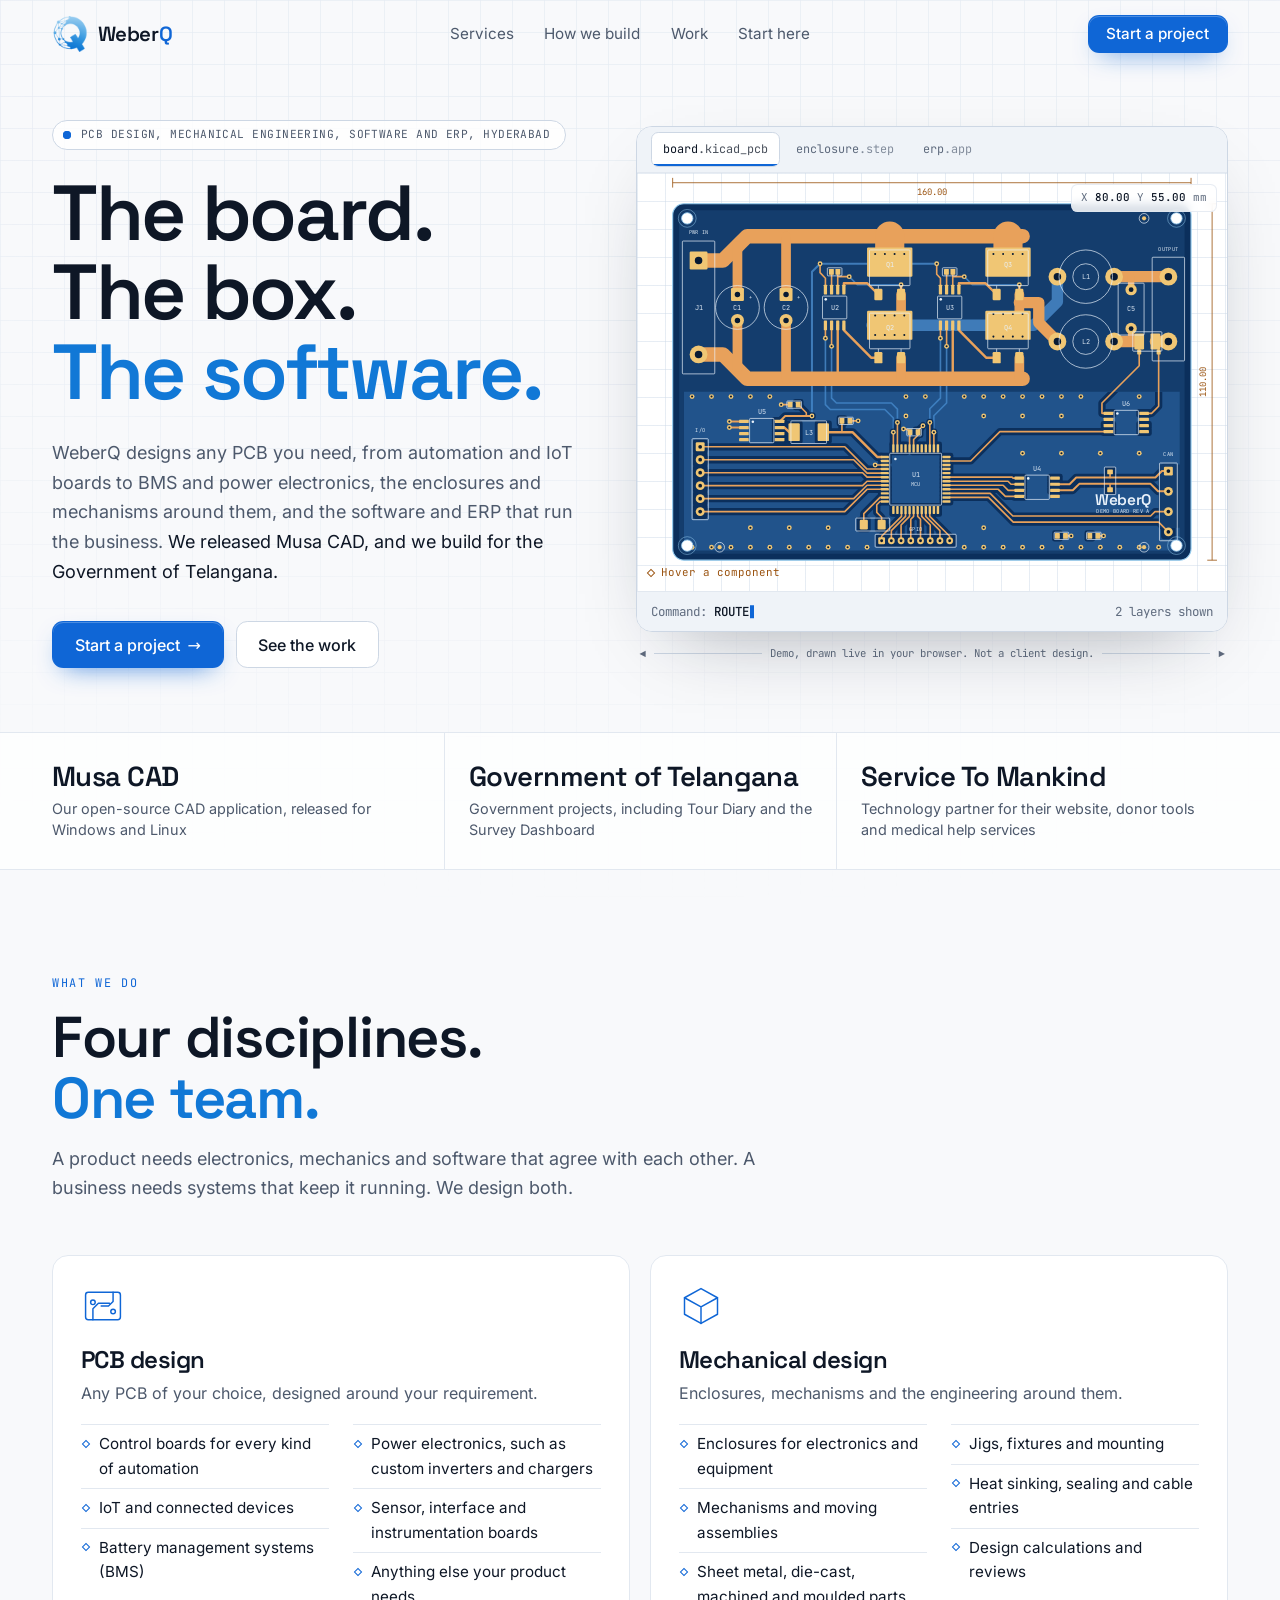
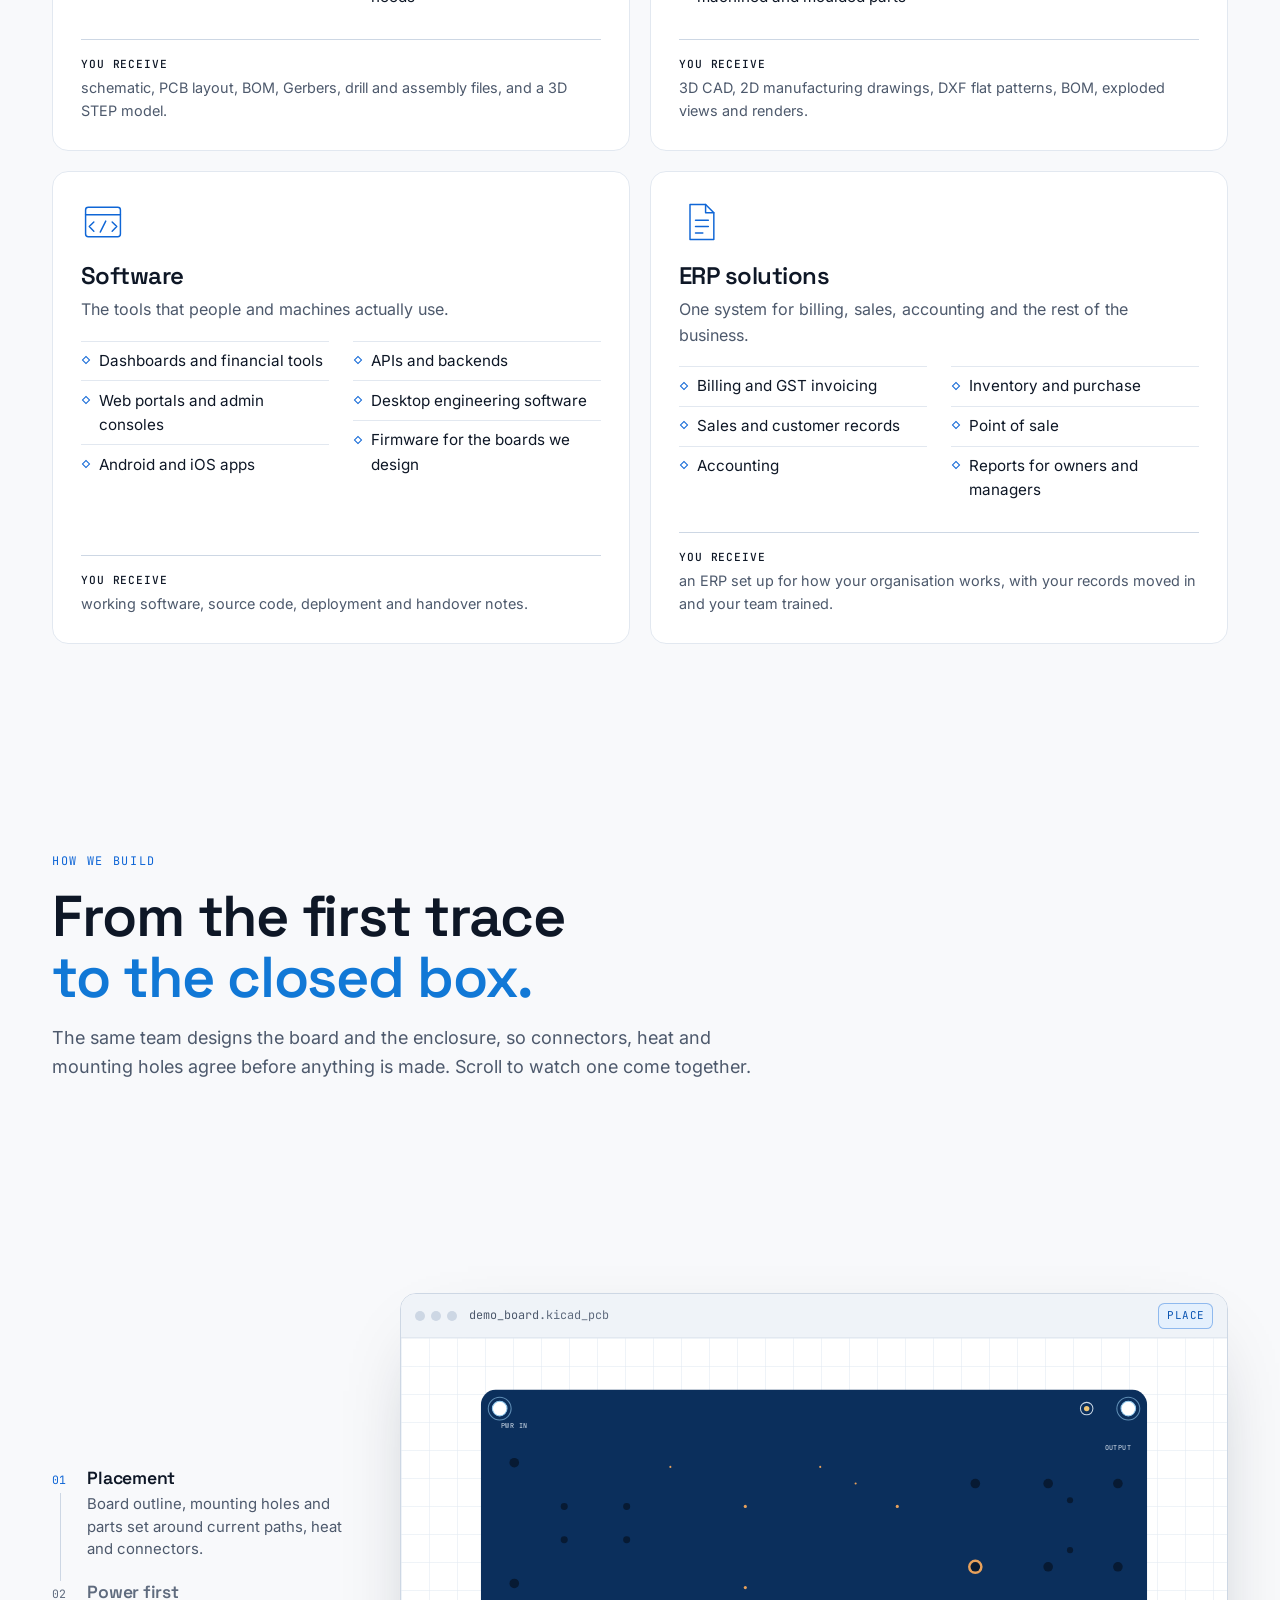
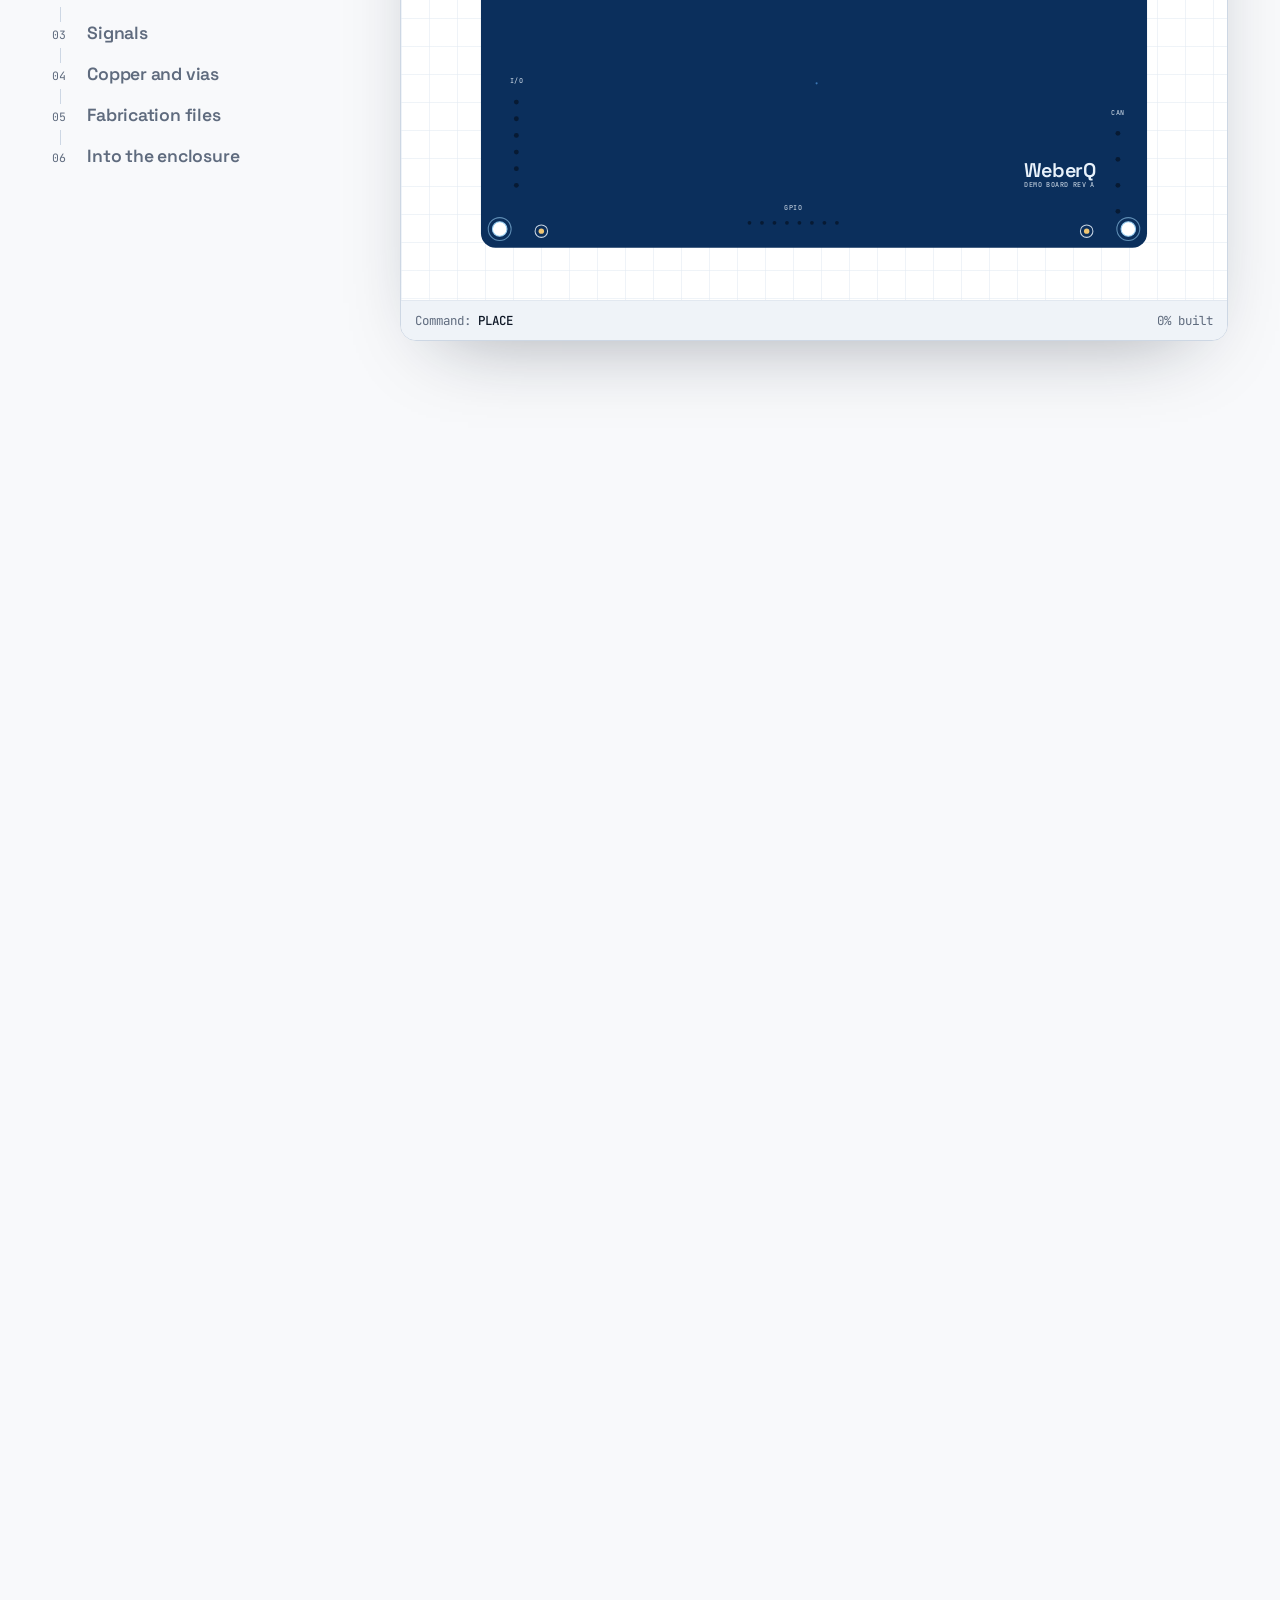
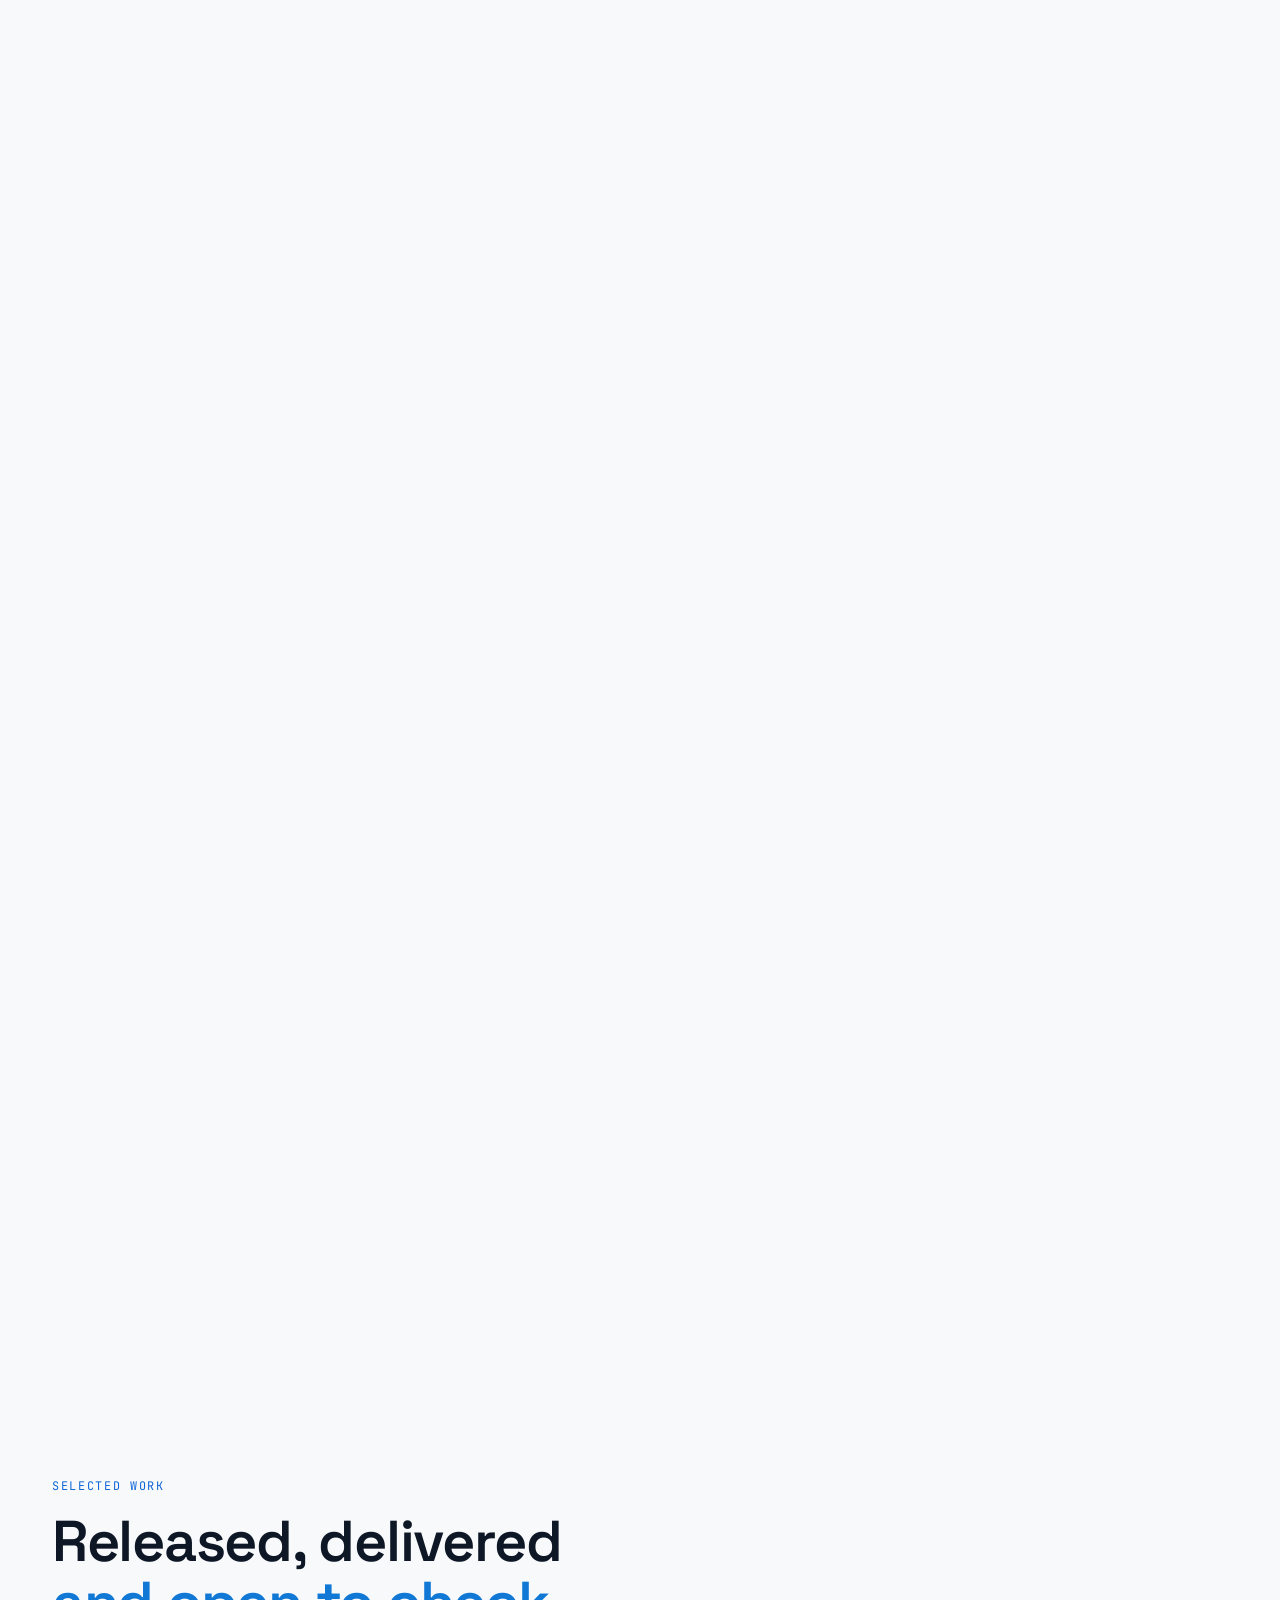
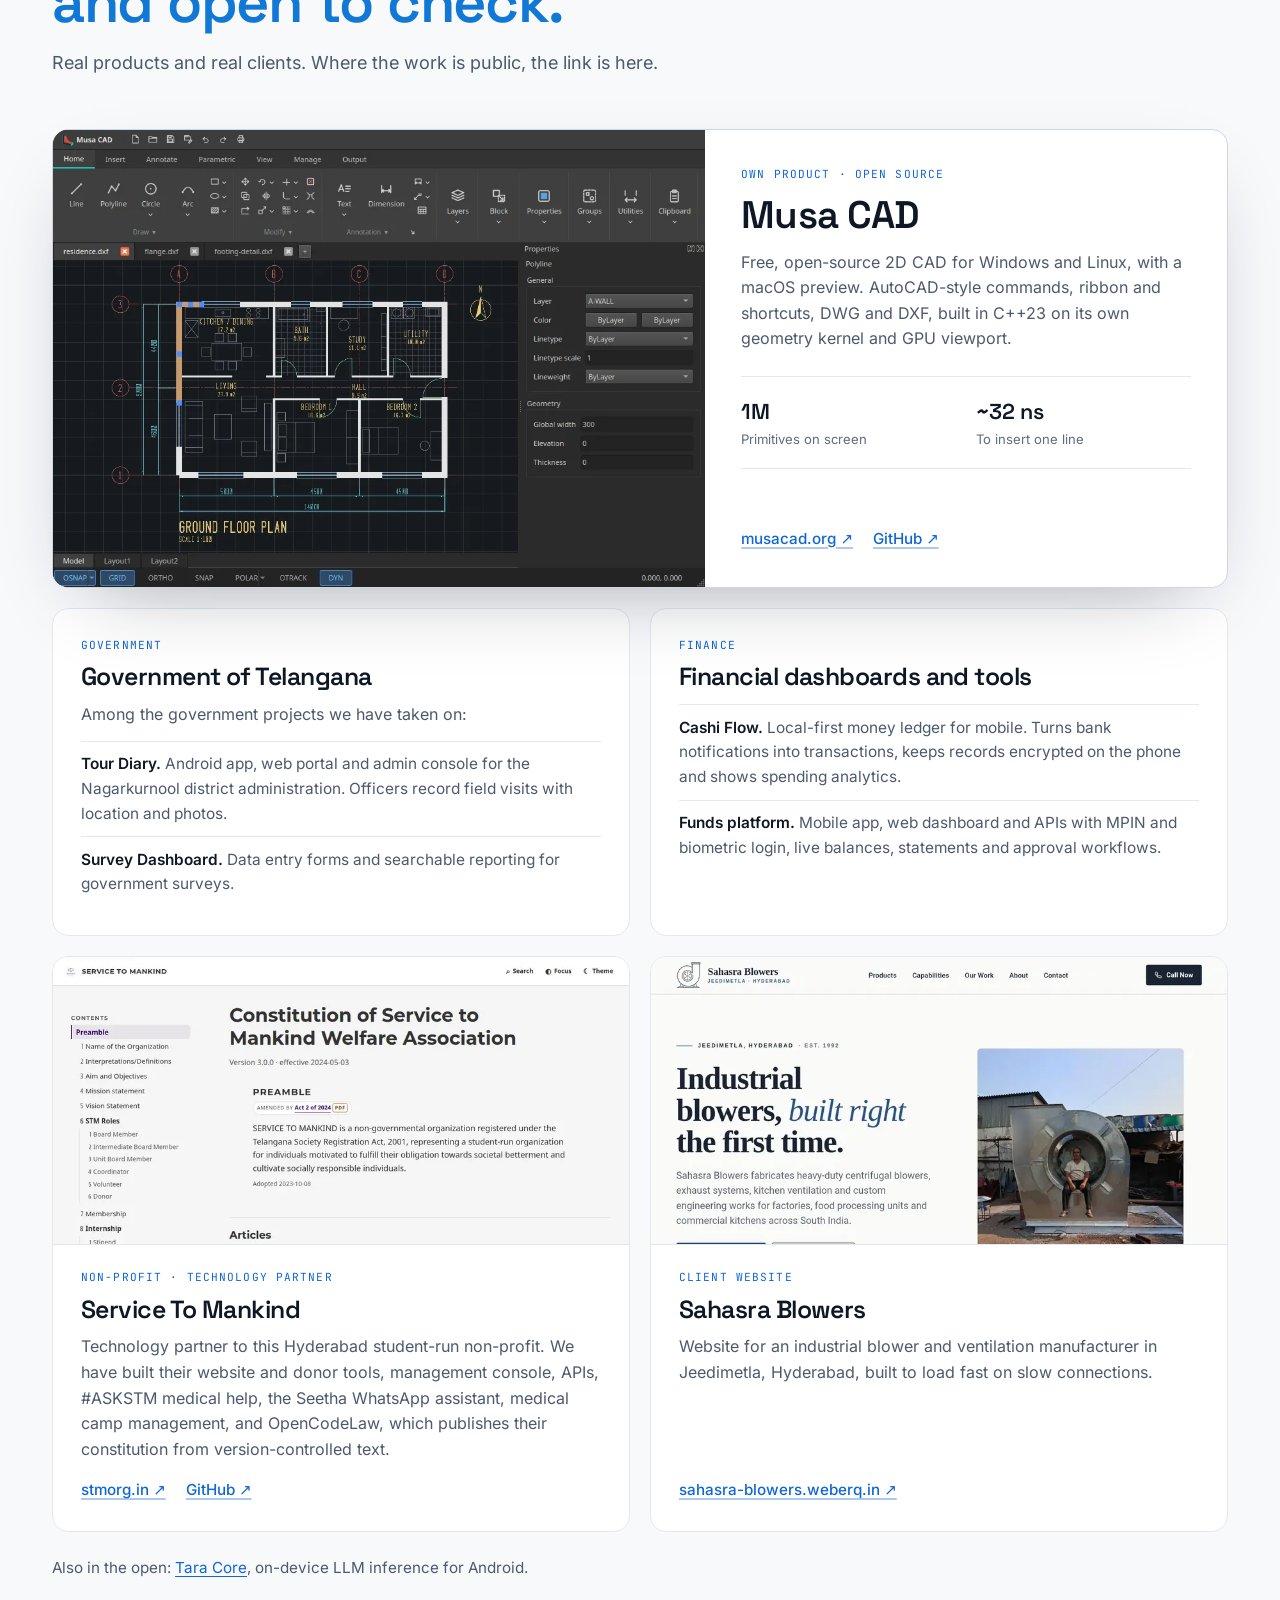
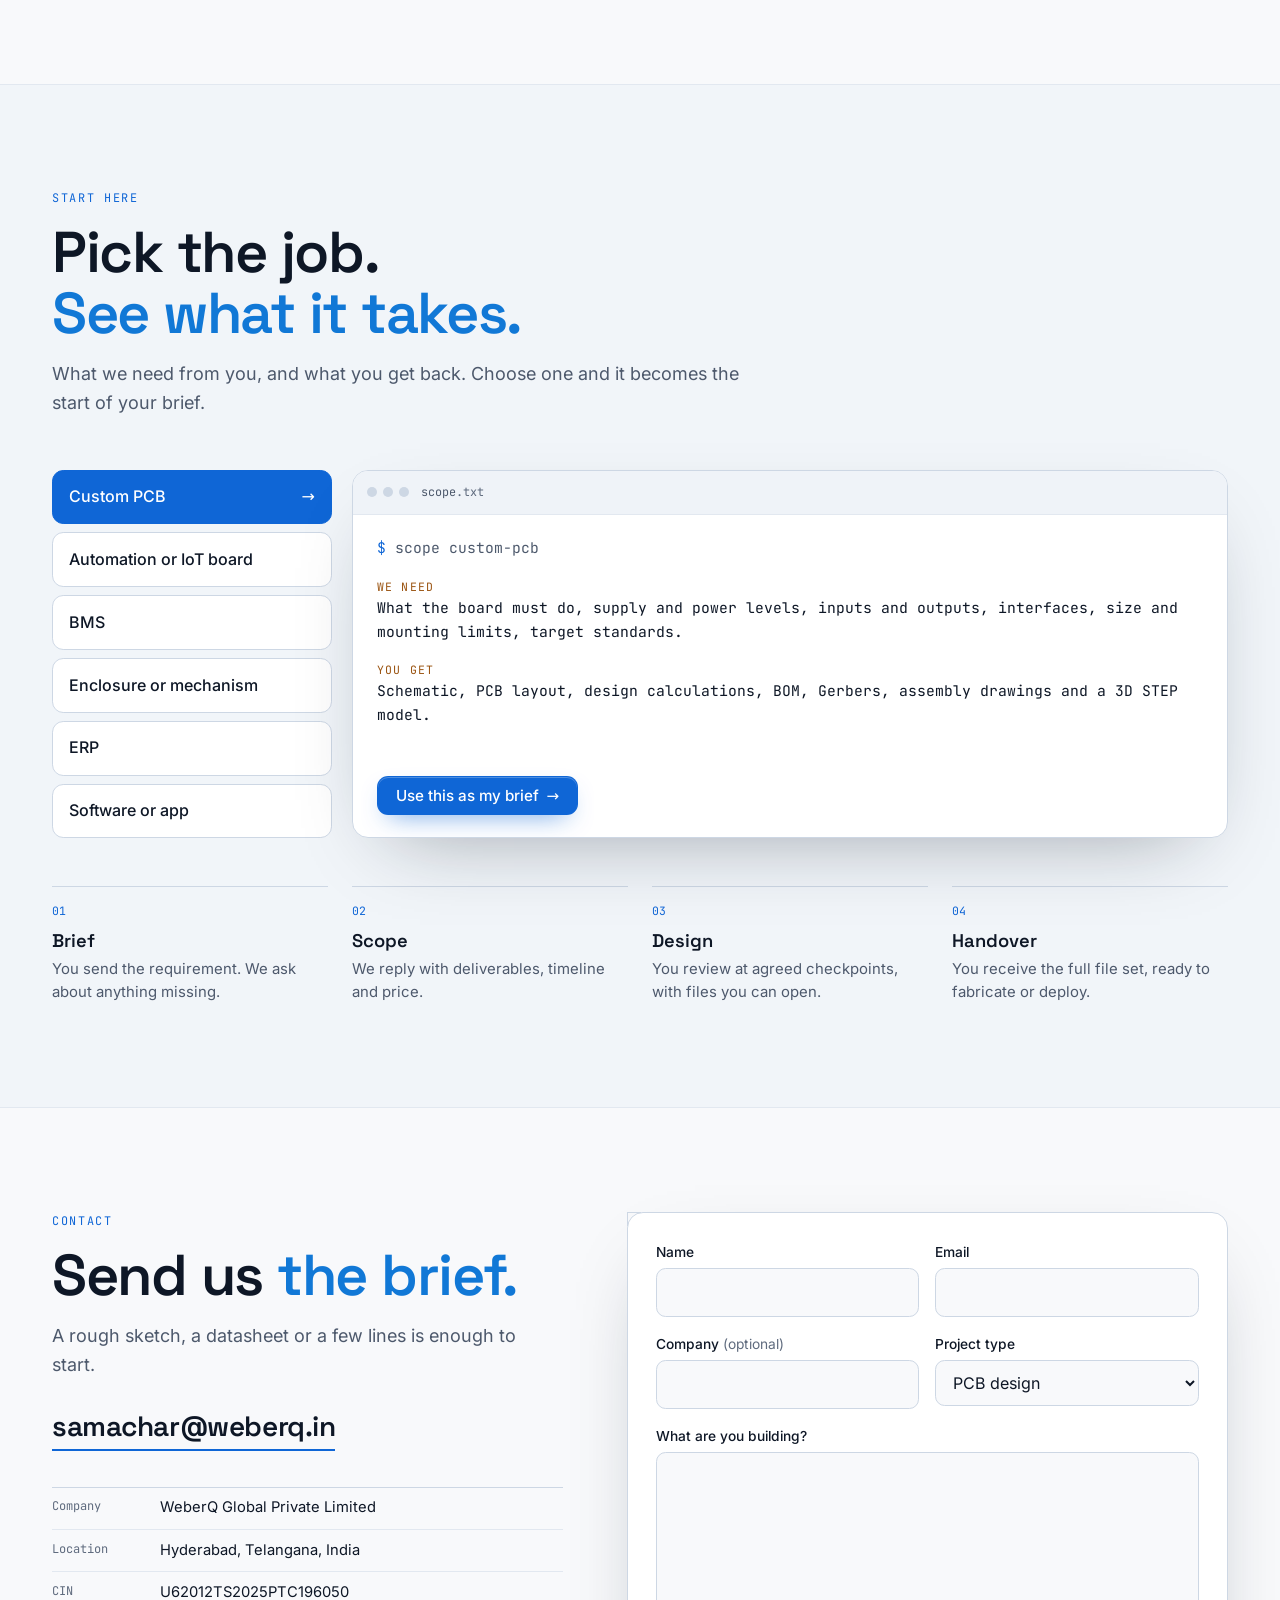
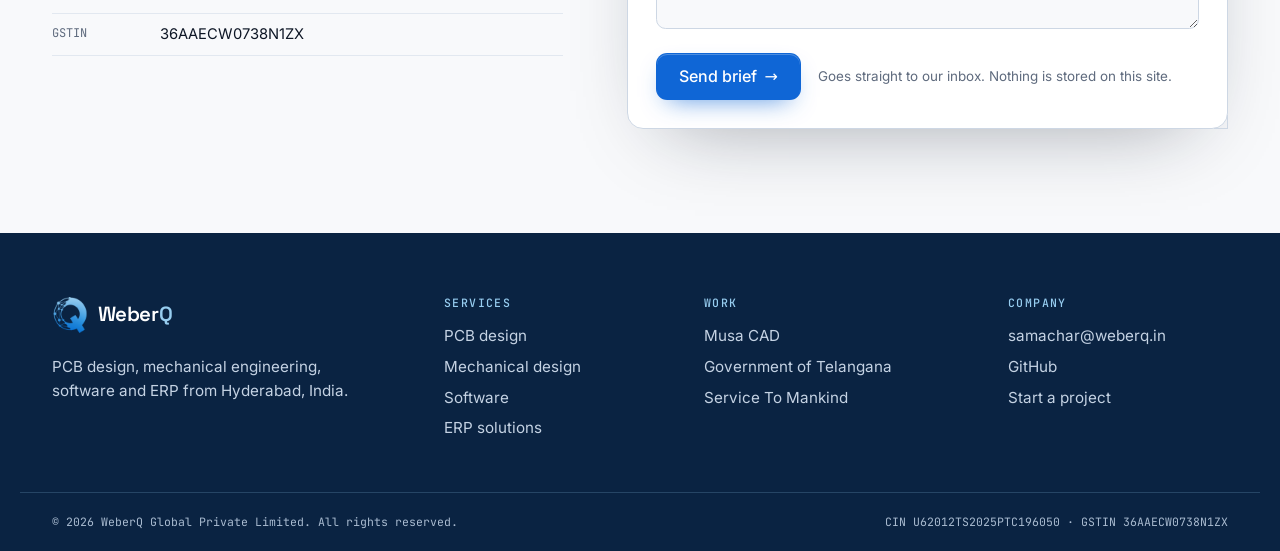
<file: index.html>
<!DOCTYPE html>
<html lang="en">
  <head>
    <meta charset="utf-8" />
    <meta name="viewport" content="width=device-width, initial-scale=1" />
    <title>WeberQ Global | PCB Design, Mechanical Engineering, Software and ERP, Hyderabad</title>
    <meta name="description" content="WeberQ Global Private Limited designs any PCB you need, from automation and IoT boards to BMS and power electronics, engineers enclosures and mechanisms, builds software and sets up ERP for billing, sales and accounting. Makers of Musa CAD. Hyderabad, India." />
    <meta name="theme-color" content="#0f66d6" />
    <link rel="canonical" href="https://weberq.in/" />
    <link rel="icon" type="image/png" sizes="48x48" href="assets/icons/favicon-48.png" />
    <link rel="apple-touch-icon" href="assets/icons/apple-touch-icon.png" />

    <meta property="og:title" content="WeberQ Global | PCB, mechanical, software and ERP" />
    <meta property="og:description" content="Any PCB of your choice, the enclosures and mechanisms around it, the software that runs it, and ERP for the business. Makers of Musa CAD." />
    <meta property="og:image" content="https://weberq.in/assets/icons/og.png" />
    <meta property="og:url" content="https://weberq.in/" />
    <meta property="og:type" content="website" />
    <meta name="twitter:card" content="summary_large_image" />

    <script type="application/ld+json">
      {
        "@context": "https://schema.org",
        "@type": "Organization",
        "name": "WeberQ Global Private Limited",
        "alternateName": "WeberQ",
        "url": "https://weberq.in/",
        "logo": "https://weberq.in/assets/logo.png",
        "email": "samachar@weberq.in",
        "taxID": "36AAECW0738N1ZX",
        "identifier": "U62012TS2025PTC196050",
        "address": {
          "@type": "PostalAddress",
          "addressLocality": "Hyderabad",
          "addressRegion": "Telangana",
          "addressCountry": "IN"
        },
        "sameAs": ["https://github.com/weberq"],
        "knowsAbout": ["PCB design", "Automation and IoT hardware", "Battery management systems", "Power electronics", "Mechanical design", "Enclosure design", "ERP implementation", "Web and mobile software"]
      }
    </script>

    <script>document.documentElement.classList.add('js');</script>
    <link rel="preload" href="assets/fonts/space-grotesk.woff2" as="font" type="font/woff2" crossorigin />
    <link rel="preload" href="assets/fonts/inter.woff2" as="font" type="font/woff2" crossorigin />
    <link rel="stylesheet" href="assets/css/site.css?v=20261104" />
  </head>
  <body>
    <a class="skip" href="#main">Skip to content</a>
    <div class="grid-bg" aria-hidden="true"></div>

    <nav class="nav" data-nav aria-label="Main">
      <div class="wrap nav-row">
        <a class="brand" href="#top" aria-label="WeberQ home">
          <img src="assets/icons/logo-96.png" alt="" width="36" height="36" />
          <span>Weber<b>Q</b></span>
        </a>
        <div class="nav-links">
          <a href="#services">Services</a>
          <a href="#board-to-box">How we build</a>
          <a href="#work">Work</a>
          <a href="#scope">Start here</a>
        </div>
        <a class="btn btn-accent nav-cta" href="#contact">Start a project</a>
        <button class="nav-toggle" type="button" data-menu aria-expanded="false" aria-controls="sheet" aria-label="Open menu">
          <span></span><span></span>
        </button>
      </div>
      <div class="sheet" id="sheet" data-sheet hidden>
        <a href="#services">Services</a>
        <a href="#board-to-box">How we build</a>
        <a href="#work">Work</a>
        <a href="#scope">Start here</a>
        <a class="btn btn-accent" href="#contact">Start a project</a>
      </div>
    </nav>

    <main id="main">
      <header id="top" class="hero">
        <div class="wrap hero-grid">
          <div class="hero-copy">
            <h1 class="pill" style="--i:0">
              <span class="ping" aria-hidden="true"></span>
              <span>PCB design, mechanical engineering, software and ERP, Hyderabad</span>
            </h1>
            <p class="slogan" style="--i:1">The board.<br />The box.<br /><span>The software.</span></p>
            <p class="lede" style="--i:2">
              WeberQ designs any PCB you need, from automation and IoT boards to BMS and
              power electronics, the enclosures and mechanisms around them, and the software
              and ERP that run the business.
              <em>We released Musa CAD, and we build for the Government of Telangana.</em>
            </p>
            <div class="actions" style="--i:3">
              <a class="btn btn-accent btn-lg" href="#contact">Start a project <span aria-hidden="true">&rarr;</span></a>
              <a class="btn btn-ghost btn-lg" href="#work">See the work</a>
            </div>
          </div>

          <div class="hero-view" style="--i:2">
            <div class="vp crop" data-vp>
              <div class="vp-bar">
                <div class="vp-tabs" role="tablist" aria-label="Demo views">
                  <button role="tab" type="button" aria-selected="true" aria-controls="pane-board" data-tab="board">board<i>.kicad_pcb</i></button>
                  <button role="tab" type="button" aria-selected="false" aria-controls="pane-box" data-tab="box">enclosure<i>.step</i></button>
                  <button role="tab" type="button" aria-selected="false" aria-controls="pane-app" data-tab="app">erp<i>.app</i></button>
                </div>
              </div>
              <div class="vp-view">
                <div class="pane is-on" id="pane-board" role="tabpanel" data-pane="board">
                  <svg data-hero-board viewBox="-44 -38 728 516" role="img" aria-label="A demo circuit board routing itself: copper tracks, vias and components on a blue board."></svg>
                </div>
                <div class="pane" id="pane-box" role="tabpanel" data-pane="box" hidden>
                  <canvas data-hero-box role="img" aria-label="A wireframe electronics enclosure, with its lid lifting off to show the board inside."></canvas>
                </div>
                <div class="pane" id="pane-app" role="tabpanel" data-pane="app" hidden>
                  <div class="dash" data-hero-dash>
                    <div class="dash-kpis">
                      <div><small>Sales, this month</small><strong data-kpi="sales">&#8377;8,42,600</strong></div>
                      <div><small>Invoices raised</small><strong data-kpi="invoices">126</strong></div>
                      <div><small>To collect</small><strong data-kpi="due">&#8377;1,94,300</strong></div>
                    </div>
                    <svg class="dash-chart" data-dash-chart viewBox="0 0 480 170" preserveAspectRatio="none" aria-hidden="true">
                      <path class="dash-area" data-dash-area d="" />
                      <path class="dash-line" data-dash-line d="" />
                    </svg>
                    <div class="dash-foot"><span data-dash-tick>Updated just now</span></div>
                  </div>
                </div>
                <div class="hud" data-hud aria-hidden="true"><i>X</i> <b data-hud-x>80.00</b> <i>Y</i> <b data-hud-y>55.00</b> <i>mm</i></div>
                <div class="snap" data-snap aria-hidden="true"><s></s><span data-snap-label>Hover a component</span></div>
              </div>
              <div class="vp-cmd">
                <span><i>Command:</i> <b class="caret" data-cmd>ROUTE</b></span>
                <span class="vp-note" data-vp-note>2 layers shown</span>
              </div>
            </div>
            <p class="dimline" aria-hidden="true"><span>&#9668;</span><i></i><b>Demo, drawn live in your browser. Not a client design.</b><i></i><span>&#9658;</span></p>
          </div>
        </div>
      </header>

      <section class="record" aria-label="Track record">
        <div class="wrap record-grid">
          <div data-reveal>
            <strong>Musa CAD</strong>
            <span>Our open-source CAD application, released for Windows and Linux</span>
          </div>
          <div data-reveal style="--d:1">
            <strong>Government of Telangana</strong>
            <span>Government projects, including Tour Diary and the Survey Dashboard</span>
          </div>
          <div data-reveal style="--d:2">
            <strong>Service To Mankind</strong>
            <span>Technology partner for their website, donor tools and medical help services</span>
          </div>
        </div>
      </section>

      <section id="services" class="sec">
        <div class="wrap">
          <header class="head" data-reveal>
            <p class="eyebrow">What we do</p>
            <h2>Four disciplines. <span>One team.</span></h2>
            <p>A product needs electronics, mechanics and software that agree with each other. A business needs systems that keep it running. We design both.</p>
          </header>

          <div class="svc-grid">
            <article class="svc" data-reveal>
              <svg class="svc-glyph" viewBox="0 0 48 48" aria-hidden="true"><rect x="5" y="9" width="38" height="30" rx="3" /><path d="M13 39V27l6-6h12M35 9v10l-5 5H22" /><circle cx="13" cy="20" r="2.5" /><circle cx="35" cy="30" r="2.5" /></svg>
              <h3>PCB design</h3>
              <p class="svc-lede">Any PCB of your choice, designed around your requirement.</p>
              <ul>
                <li>Control boards for every kind of automation</li>
                <li>IoT and connected devices</li>
                <li>Battery management systems (BMS)</li>
                <li>Power electronics, such as custom inverters and chargers</li>
                <li>Sensor, interface and instrumentation boards</li>
                <li>Anything else your product needs</li>
              </ul>
              <p class="svc-get"><b>You receive</b> schematic, PCB layout, BOM, Gerbers, drill and assembly files, and a 3D STEP model.</p>
            </article>

            <article class="svc" data-reveal style="--d:1">
              <svg class="svc-glyph" viewBox="0 0 48 48" aria-hidden="true"><path d="M24 5 42 15v18L24 43 6 33V15z" /><path d="M6 15l18 10 18-10M24 25v18" /></svg>
              <h3>Mechanical design</h3>
              <p class="svc-lede">Enclosures, mechanisms and the engineering around them.</p>
              <ul>
                <li>Enclosures for electronics and equipment</li>
                <li>Mechanisms and moving assemblies</li>
                <li>Sheet metal, die-cast, machined and moulded parts</li>
                <li>Jigs, fixtures and mounting</li>
                <li>Heat sinking, sealing and cable entries</li>
                <li>Design calculations and reviews</li>
              </ul>
              <p class="svc-get"><b>You receive</b> 3D CAD, 2D manufacturing drawings, DXF flat patterns, BOM, exploded views and renders.</p>
            </article>

            <article class="svc" data-reveal>
              <svg class="svc-glyph" viewBox="0 0 48 48" aria-hidden="true"><rect x="5" y="8" width="38" height="32" rx="3" /><path d="M5 16h38M14 24l-5 5 5 5M34 24l5 5-5 5M27 23l-6 12" /></svg>
              <h3>Software</h3>
              <p class="svc-lede">The tools that people and machines actually use.</p>
              <ul>
                <li>Dashboards and financial tools</li>
                <li>Web portals and admin consoles</li>
                <li>Android and iOS apps</li>
                <li>APIs and backends</li>
                <li>Desktop engineering software</li>
                <li>Firmware for the boards we design</li>
              </ul>
              <p class="svc-get"><b>You receive</b> working software, source code, deployment and handover notes.</p>
            </article>

            <article class="svc" data-reveal style="--d:1">
              <svg class="svc-glyph" viewBox="0 0 48 48" aria-hidden="true"><path d="M12 5h17l9 9v29H12z" /><path d="M29 5v9h9M18 22h14M18 29h14M18 36h8" /></svg>
              <h3>ERP solutions</h3>
              <p class="svc-lede">One system for billing, sales, accounting and the rest of the business.</p>
              <ul>
                <li>Billing and GST invoicing</li>
                <li>Sales and customer records</li>
                <li>Accounting</li>
                <li>Inventory and purchase</li>
                <li>Point of sale</li>
                <li>Reports for owners and managers</li>
              </ul>
              <p class="svc-get"><b>You receive</b> an ERP set up for how your organisation works, with your records moved in and your team trained.</p>
            </article>
          </div>
        </div>
      </section>

      <section id="board-to-box" class="sec sec-tight">
        <div class="wrap">
          <header class="head" data-reveal>
            <p class="eyebrow">How we build</p>
            <h2>From the first trace <span>to the closed box.</span></h2>
            <p>The same team designs the board and the enclosure, so connectors, heat and mounting holes agree before anything is made. Scroll to watch one come together.</p>
          </header>
        </div>

        <div class="stage" data-stage>
          <div class="stage-sticky">
            <div class="wrap stage-inner">
              <ol class="stage-steps" data-steps>
                <li class="is-on">
                  <h3>Placement</h3>
                  <p>Board outline, mounting holes and parts set around current paths, heat and connectors.</p>
                </li>
                <li>
                  <h3>Power first</h3>
                  <p>High-current paths stay short and wide, with clearance to suit the voltage on each net.</p>
                </li>
                <li>
                  <h3>Signals</h3>
                  <p>Gate drive, sensing and communication routed away from the switching noise.</p>
                </li>
                <li>
                  <h3>Copper and vias</h3>
                  <p>Ground pours, stitching vias and thermal vias under the parts that run hot.</p>
                </li>
                <li>
                  <h3>Fabrication files</h3>
                  <p>Each layer checked and released as the files your fabricator needs.</p>
                </li>
                <li>
                  <h3>Into the enclosure</h3>
                  <p>Bosses, gasket, cable entries and lid designed around the real board, not a guess.</p>
                </li>
              </ol>

              <div class="vp crop stage-frame">
                <div class="vp-bar">
                  <span class="vp-dots" aria-hidden="true"><i></i><i></i><i></i></span>
                  <span class="vp-file">demo_board<i>.kicad_pcb</i></span>
                  <span class="chip" data-stage-chip>PLACE</span>
                </div>
                <div class="stage-view">
                  <div class="sheet-grid" aria-hidden="true"></div>
                  <svg data-stage-svg viewBox="0 0 1000 680" role="img" aria-label="A demo circuit board is placed, routed and exploded into its layers, then closed inside an enclosure."></svg>
                </div>
                <div class="vp-cmd">
                  <span><i>Command:</i> <b data-stage-cmd>PLACE</b></span>
                  <span class="vp-note"><span data-stage-pct>0</span>% built</span>
                </div>
              </div>
            </div>
          </div>
        </div>
      </section>

      <section id="work" class="sec">
        <div class="wrap">
          <header class="head" data-reveal>
            <p class="eyebrow">Selected work</p>
            <h2>Released, delivered <span>and open to check.</span></h2>
            <p>Real products and real clients. Where the work is public, the link is here.</p>
          </header>

          <article class="feat crop" data-reveal>
            <a class="feat-shot" href="https://musacad.org" target="_blank" rel="noopener" aria-label="Open musacad.org">
              <img class="shot-a" src="assets/work/musacad-flange.webp" width="1000" height="700" loading="lazy" alt="Musa CAD showing a dimensioned weld-neck flange drawing." />
              <img class="shot-b" src="assets/work/musacad-plan.webp" width="1000" height="700" loading="lazy" alt="Musa CAD showing a ground floor plan of a house." />
            </a>
            <div class="feat-body">
              <p class="tag">Own product &middot; Open source</p>
              <h3>Musa CAD</h3>
              <p>
                Free, open-source 2D CAD for Windows and Linux, with a macOS preview. AutoCAD-style
                commands, ribbon and shortcuts, DWG and DXF, built in C++23 on its own geometry
                kernel and GPU viewport.
              </p>
              <dl class="facts">
                <div><dt>1M</dt><dd>Primitives on screen</dd></div>
                <div><dt>~32 ns</dt><dd>To insert one line</dd></div>
              </dl>
              <p class="links">
                <a href="https://musacad.org" target="_blank" rel="noopener">musacad.org <span aria-hidden="true">&#8599;</span></a>
                <a href="https://github.com/MusaCAD/MusaCAD" target="_blank" rel="noopener">GitHub <span aria-hidden="true">&#8599;</span></a>
              </p>
            </div>
          </article>

          <div class="work-grid">
            <article class="card" data-reveal>
              <p class="tag">Government</p>
              <h3>Government of Telangana</h3>
              <p>Among the government projects we have taken on:</p>
              <ul class="items">
                <li><b>Tour Diary.</b> Android app, web portal and admin console for the Nagarkurnool district administration. Officers record field visits with location and photos.</li>
                <li><b>Survey Dashboard.</b> Data entry forms and searchable reporting for government surveys.</li>
              </ul>
            </article>

            <article class="card" data-reveal style="--d:1">
              <p class="tag">Finance</p>
              <h3>Financial dashboards and tools</h3>
              <ul class="items">
                <li><b>Cashi Flow.</b> Local-first money ledger for mobile. Turns bank notifications into transactions, keeps records encrypted on the phone and shows spending analytics.</li>
                <li><b>Funds platform.</b> Mobile app, web dashboard and APIs with MPIN and biometric login, live balances, statements and approval workflows.</li>
              </ul>
            </article>

            <article class="card card-shot" data-reveal>
              <a class="card-img" href="https://constitution.stmorg.in" target="_blank" rel="noopener" aria-label="Open the Service To Mankind constitution site">
                <img src="assets/work/stm-constitution.webp" width="900" height="450" loading="lazy" alt="The constitution site of Service To Mankind, with a contents list and searchable articles." />
              </a>
              <div>
                <p class="tag">Non-profit &middot; Technology partner</p>
                <h3>Service To Mankind</h3>
                <p>
                  Technology partner to this Hyderabad student-run non-profit. We have built their
                  website and donor tools, management console, APIs, #ASKSTM medical help, the Seetha
                  WhatsApp assistant, medical camp management, and OpenCodeLaw, which publishes their
                  constitution from version-controlled text.
                </p>
                <p class="links">
                  <a href="https://stmorg.in" target="_blank" rel="noopener">stmorg.in <span aria-hidden="true">&#8599;</span></a>
                  <a href="https://github.com/ServiceToMankind" target="_blank" rel="noopener">GitHub <span aria-hidden="true">&#8599;</span></a>
                </p>
              </div>
            </article>

            <article class="card card-shot" data-reveal style="--d:1">
              <a class="card-img" href="https://sahasra-blowers.weberq.in/" target="_blank" rel="noopener" aria-label="Open the Sahasra Blowers website">
                <img src="assets/work/sahasra.webp" width="900" height="450" loading="lazy" alt="The Sahasra Blowers website, showing a large fabricated centrifugal blower." />
              </a>
              <div>
                <p class="tag">Client website</p>
                <h3>Sahasra Blowers</h3>
                <p>
                  Website for an industrial blower and ventilation manufacturer in Jeedimetla,
                  Hyderabad, built to load fast on slow connections.
                </p>
                <p class="links">
                  <a href="https://sahasra-blowers.weberq.in/" target="_blank" rel="noopener">sahasra-blowers.weberq.in <span aria-hidden="true">&#8599;</span></a>
                </p>
              </div>
            </article>
          </div>

          <p class="also" data-reveal>
            Also in the open:
            <a href="https://github.com/weberq/taracore" target="_blank" rel="noopener">Tara Core</a>,
            on-device LLM inference for Android.
          </p>
        </div>
      </section>

      <section id="scope" class="sec sec-panel">
        <div class="wrap">
          <header class="head" data-reveal>
            <p class="eyebrow">Start here</p>
            <h2>Pick the job. <span>See what it takes.</span></h2>
            <p>What we need from you, and what you get back. Choose one and it becomes the start of your brief.</p>
          </header>

          <div class="scope" data-reveal>
            <div class="scope-list" role="group" aria-label="Type of job" data-scope-list>
              <button type="button" class="is-on" aria-pressed="true" data-job="custom">Custom PCB</button>
              <button type="button" aria-pressed="false" data-job="automation">Automation or IoT board</button>
              <button type="button" aria-pressed="false" data-job="bms">BMS</button>
              <button type="button" aria-pressed="false" data-job="mechanical">Enclosure or mechanism</button>
              <button type="button" aria-pressed="false" data-job="erp">ERP</button>
              <button type="button" aria-pressed="false" data-job="software">Software or app</button>
            </div>
            <div class="scope-term crop">
              <div class="vp-bar">
                <span class="vp-dots" aria-hidden="true"><i></i><i></i><i></i></span>
                <span class="vp-file">scope<i>.txt</i></span>
              </div>
              <div class="scope-out" data-scope-out aria-live="polite">
                <p class="scope-cmd"><i>$</i> scope custom-pcb</p>
                <p class="scope-label">We need</p>
                <p>What the board must do, supply and power levels, inputs and outputs, interfaces, size and mounting limits, target standards.</p>
                <p class="scope-label">You get</p>
                <p>Schematic, PCB layout, design calculations, BOM, Gerbers, assembly drawings and a 3D STEP model.</p>
              </div>
              <div class="scope-foot">
                <a class="btn btn-accent" href="#contact" data-scope-cta>Use this as my brief <span aria-hidden="true">&rarr;</span></a>
              </div>
            </div>
          </div>

          <ol class="steps" data-reveal>
            <li><b>Brief</b><span>You send the requirement. We ask about anything missing.</span></li>
            <li><b>Scope</b><span>We reply with deliverables, timeline and price.</span></li>
            <li><b>Design</b><span>You review at agreed checkpoints, with files you can open.</span></li>
            <li><b>Handover</b><span>You receive the full file set, ready to fabricate or deploy.</span></li>
          </ol>
        </div>
      </section>

      <section id="contact" class="sec">
        <div class="wrap contact">
          <div data-reveal>
            <p class="eyebrow">Contact</p>
            <h2>Send us <span>the brief.</span></h2>
            <p class="contact-lede">A rough sketch, a datasheet or a few lines is enough to start.</p>
            <a class="contact-mail" href="mailto:samachar@weberq.in">samachar@weberq.in</a>
            <dl class="legal">
              <div><dt>Company</dt><dd>WeberQ Global Private Limited</dd></div>
              <div><dt>Location</dt><dd>Hyderabad, Telangana, India</dd></div>
              <div><dt>CIN</dt><dd>U62012TS2025PTC196050</dd></div>
              <div><dt>GSTIN</dt><dd>36AAECW0738N1ZX</dd></div>
            </dl>
          </div>

          <form class="brief crop" data-brief data-reveal style="--d:1" novalidate>
            <div class="field-row">
              <label><span>Name</span><input name="name" autocomplete="name" required /></label>
              <label><span>Email</span><input type="email" name="email" autocomplete="email" required /></label>
            </div>
            <div class="field-row">
              <label><span>Company <i>(optional)</i></span><input name="company" autocomplete="organization" /></label>
              <label><span>Project type</span>
                <select name="type" data-brief-type>
                  <option>PCB design</option>
                  <option>Mechanical design</option>
                  <option>PCB and mechanical together</option>
                  <option>ERP</option>
                  <option>Software or app</option>
                  <option>Something else</option>
                </select>
              </label>
            </div>
            <label><span>What are you building?</span><textarea name="message" rows="6" required data-brief-msg></textarea></label>
            <div class="hp" aria-hidden="true">
              <label>Leave this empty <input name="_honey" tabindex="-1" autocomplete="off" /></label>
            </div>
            <p class="brief-error" data-brief-error role="alert" hidden></p>
            <div class="brief-foot">
              <button class="btn btn-accent btn-lg" type="submit" data-brief-send>Send brief <span aria-hidden="true">&rarr;</span></button>
              <p>Goes straight to our inbox. Nothing is stored on this site.</p>
            </div>
            <div class="brief-done" data-brief-sent role="status" hidden>
              <p><b>Thank you, your brief has reached us.</b> We will reply by email.</p>
            </div>
            <div class="brief-done" data-brief-fallback role="alert" hidden>
              <p><b>We could not send it from here.</b> It is written out for you, so please send it by email instead.</p>
              <p class="brief-alt">
                <a data-brief-mailto href="#">Open email app</a>
                <a data-brief-gmail href="#" target="_blank" rel="noopener">Open in Gmail</a>
                <button type="button" data-brief-copy>Copy the brief</button>
              </p>
            </div>
          </form>
        </div>
      </section>
    </main>

    <footer class="foot">
      <div class="wrap foot-grid">
        <div>
          <a class="brand brand-light" href="#top" aria-label="WeberQ home">
            <img src="assets/icons/logo-96.png" alt="" width="36" height="36" />
            <span>Weber<b>Q</b></span>
          </a>
          <p>PCB design, mechanical engineering, software and ERP from Hyderabad, India.</p>
        </div>
        <div>
          <h2>Services</h2>
          <a href="#services">PCB design</a>
          <a href="#services">Mechanical design</a>
          <a href="#services">Software</a>
          <a href="#services">ERP solutions</a>
        </div>
        <div>
          <h2>Work</h2>
          <a href="https://musacad.org" target="_blank" rel="noopener">Musa CAD</a>
          <a href="#work">Government of Telangana</a>
          <a href="#work">Service To Mankind</a>
        </div>
        <div>
          <h2>Company</h2>
          <a href="mailto:samachar@weberq.in">samachar@weberq.in</a>
          <a href="https://github.com/weberq" target="_blank" rel="noopener">GitHub</a>
          <a href="#contact">Start a project</a>
        </div>
      </div>
      <div class="wrap foot-base">
        <p>&copy; <span data-year>2026</span> WeberQ Global Private Limited. All rights reserved.</p>
        <p>CIN U62012TS2025PTC196050 &middot; GSTIN 36AAECW0738N1ZX</p>
      </div>
    </footer>

    <script src="assets/js/board.js?v=20261104" defer></script>
    <script src="assets/js/site.js?v=20261104" defer></script>
  </body>
</html>
</file>
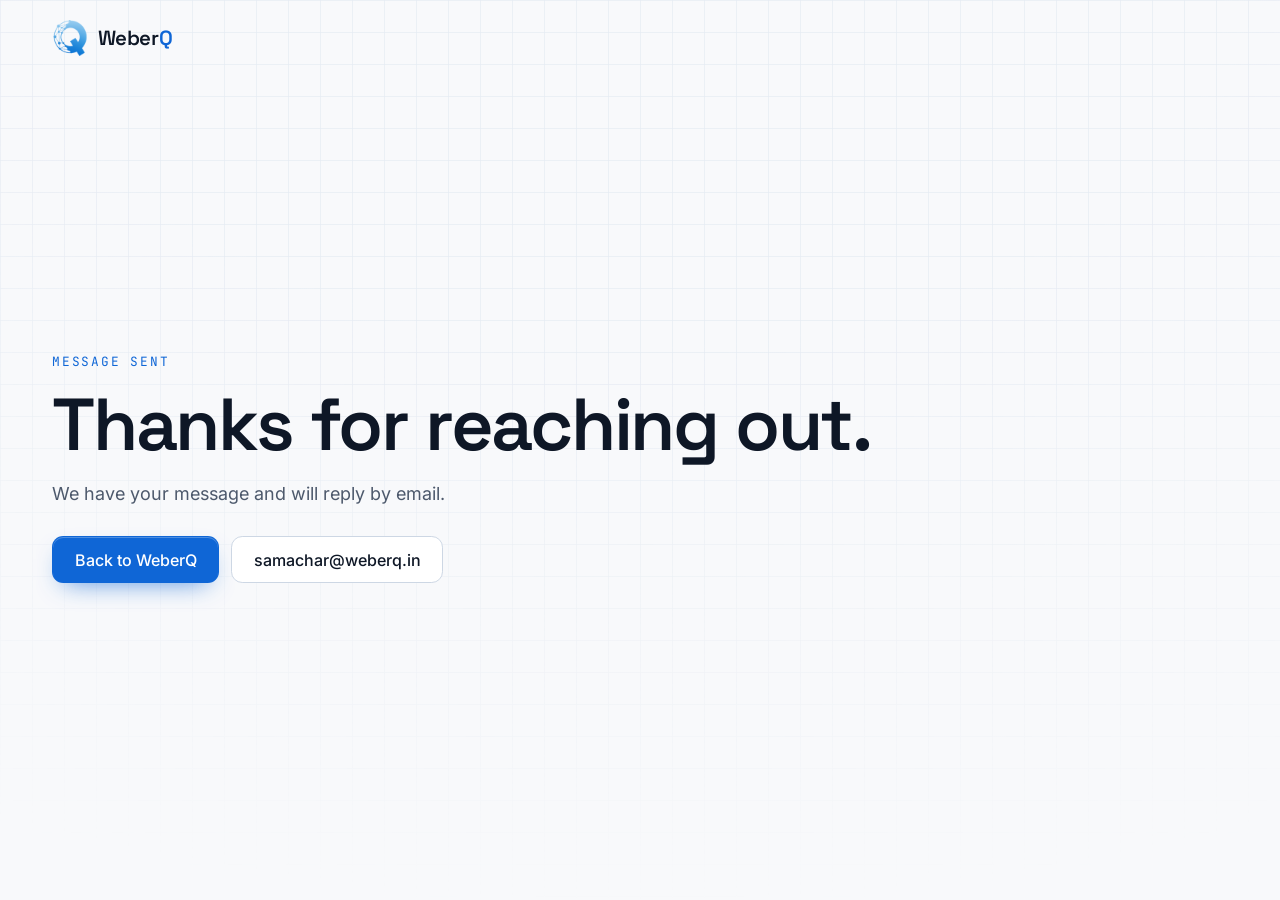
<file: thankyou.html>
<!DOCTYPE html>
<html lang="en">
  <head>
    <meta charset="utf-8" />
    <meta name="viewport" content="width=device-width, initial-scale=1" />
    <title>Thank you | WeberQ Global</title>
    <meta name="robots" content="noindex" />
    <meta name="theme-color" content="#0f66d6" />
    <link rel="icon" type="image/png" sizes="48x48" href="/assets/icons/favicon-48.png" />
    <link rel="stylesheet" href="/assets/css/site.css" />
  </head>
  <body class="status">
    <div class="grid-bg" aria-hidden="true"></div>
    <header class="status-top">
      <div class="wrap">
        <a class="brand" href="/" aria-label="WeberQ home">
          <img src="/assets/icons/logo-96.png" alt="" width="36" height="36" />
          <span>Weber<b>Q</b></span>
        </a>
      </div>
    </header>
    <main class="status-main">
      <div class="wrap">
        <p class="status-code">Message sent</p>
        <h1>Thanks for reaching out.</h1>
        <p>We have your message and will reply by email.</p>
        <div class="actions">
          <a class="btn btn-accent btn-lg" href="/">Back to WeberQ</a>
          <a class="btn btn-ghost btn-lg" href="mailto:samachar@weberq.in">samachar@weberq.in</a>
        </div>
      </div>
    </main>
  </body>
</html>
</file>
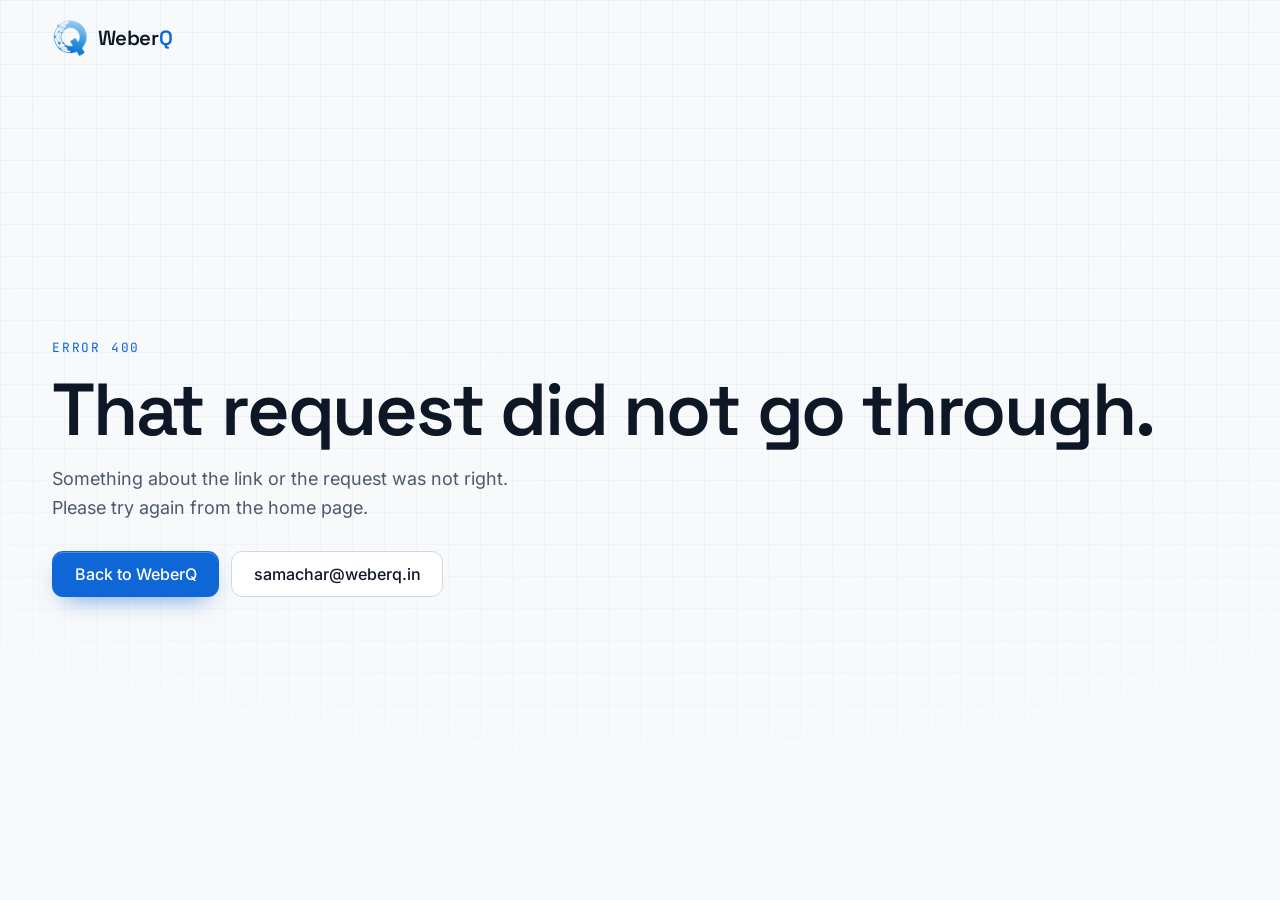
<file: this-is-bad-request.html>
<!DOCTYPE html>
<html lang="en">
  <head>
    <meta charset="utf-8" />
    <meta name="viewport" content="width=device-width, initial-scale=1" />
    <title>Bad request | WeberQ Global</title>
    <meta name="robots" content="noindex" />
    <meta name="theme-color" content="#0f66d6" />
    <link rel="icon" type="image/png" sizes="48x48" href="/assets/icons/favicon-48.png" />
    <link rel="stylesheet" href="/assets/css/site.css" />
  </head>
  <body class="status">
    <div class="grid-bg" aria-hidden="true"></div>
    <header class="status-top">
      <div class="wrap">
        <a class="brand" href="/" aria-label="WeberQ home">
          <img src="/assets/icons/logo-96.png" alt="" width="36" height="36" />
          <span>Weber<b>Q</b></span>
        </a>
      </div>
    </header>
    <main class="status-main">
      <div class="wrap">
        <p class="status-code">Error 400</p>
        <h1>That request did not go through.</h1>
        <p>Something about the link or the request was not right. Please try again from the home page.</p>
        <div class="actions">
          <a class="btn btn-accent btn-lg" href="/">Back to WeberQ</a>
          <a class="btn btn-ghost btn-lg" href="mailto:samachar@weberq.in">samachar@weberq.in</a>
        </div>
      </div>
    </main>
  </body>
</html>
</file>
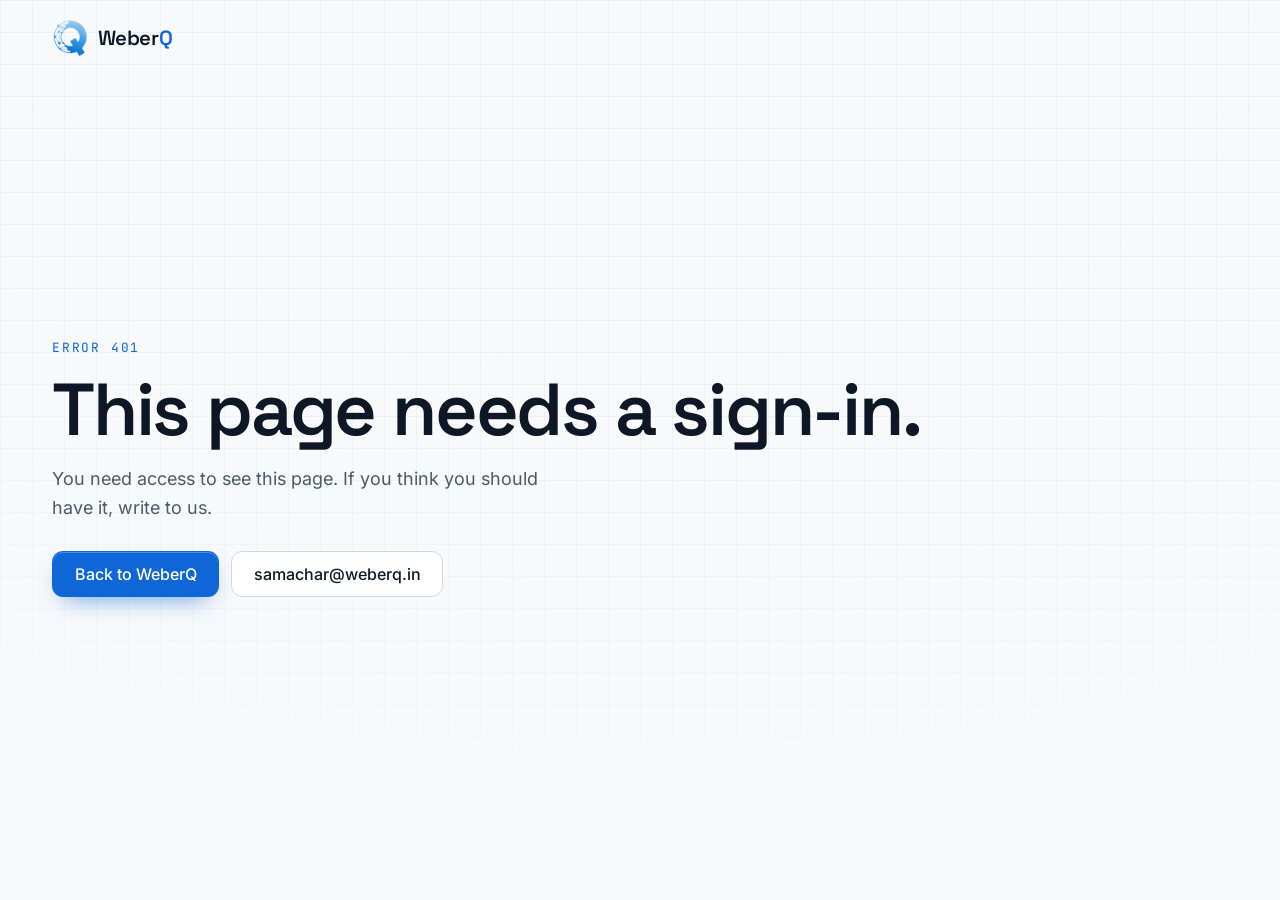
<file: this-is-client-error.html>
<!DOCTYPE html>
<html lang="en">
  <head>
    <meta charset="utf-8" />
    <meta name="viewport" content="width=device-width, initial-scale=1" />
    <title>Sign-in needed | WeberQ Global</title>
    <meta name="robots" content="noindex" />
    <meta name="theme-color" content="#0f66d6" />
    <link rel="icon" type="image/png" sizes="48x48" href="/assets/icons/favicon-48.png" />
    <link rel="stylesheet" href="/assets/css/site.css" />
  </head>
  <body class="status">
    <div class="grid-bg" aria-hidden="true"></div>
    <header class="status-top">
      <div class="wrap">
        <a class="brand" href="/" aria-label="WeberQ home">
          <img src="/assets/icons/logo-96.png" alt="" width="36" height="36" />
          <span>Weber<b>Q</b></span>
        </a>
      </div>
    </header>
    <main class="status-main">
      <div class="wrap">
        <p class="status-code">Error 401</p>
        <h1>This page needs a sign-in.</h1>
        <p>You need access to see this page. If you think you should have it, write to us.</p>
        <div class="actions">
          <a class="btn btn-accent btn-lg" href="/">Back to WeberQ</a>
          <a class="btn btn-ghost btn-lg" href="mailto:samachar@weberq.in">samachar@weberq.in</a>
        </div>
      </div>
    </main>
  </body>
</html>
</file>
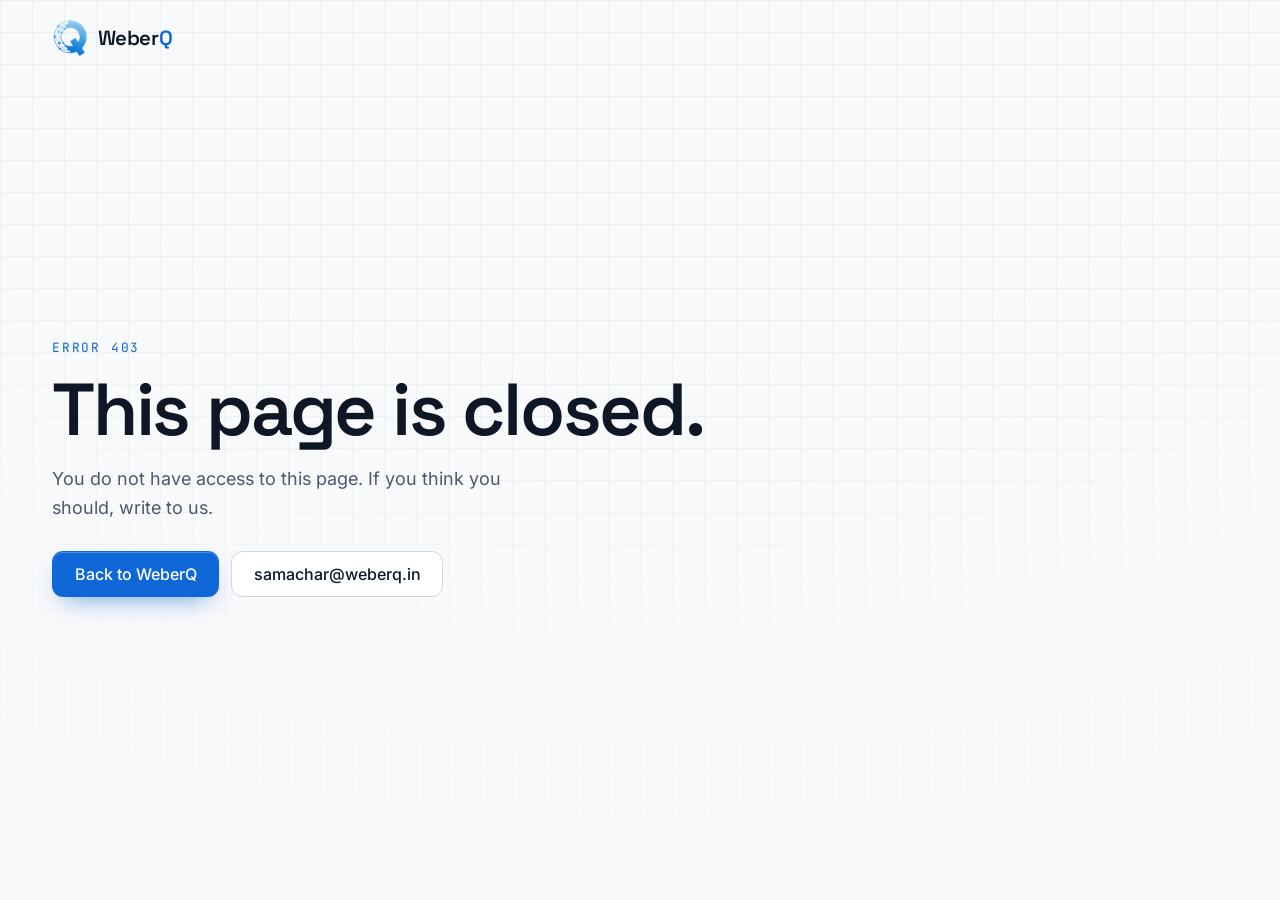
<file: this-is-forbidden.html>
<!DOCTYPE html>
<html lang="en">
  <head>
    <meta charset="utf-8" />
    <meta name="viewport" content="width=device-width, initial-scale=1" />
    <title>Forbidden | WeberQ Global</title>
    <meta name="robots" content="noindex" />
    <meta name="theme-color" content="#0f66d6" />
    <link rel="icon" type="image/png" sizes="48x48" href="/assets/icons/favicon-48.png" />
    <link rel="stylesheet" href="/assets/css/site.css" />
  </head>
  <body class="status">
    <div class="grid-bg" aria-hidden="true"></div>
    <header class="status-top">
      <div class="wrap">
        <a class="brand" href="/" aria-label="WeberQ home">
          <img src="/assets/icons/logo-96.png" alt="" width="36" height="36" />
          <span>Weber<b>Q</b></span>
        </a>
      </div>
    </header>
    <main class="status-main">
      <div class="wrap">
        <p class="status-code">Error 403</p>
        <h1>This page is closed.</h1>
        <p>You do not have access to this page. If you think you should, write to us.</p>
        <div class="actions">
          <a class="btn btn-accent btn-lg" href="/">Back to WeberQ</a>
          <a class="btn btn-ghost btn-lg" href="mailto:samachar@weberq.in">samachar@weberq.in</a>
        </div>
      </div>
    </main>
  </body>
</html>
</file>
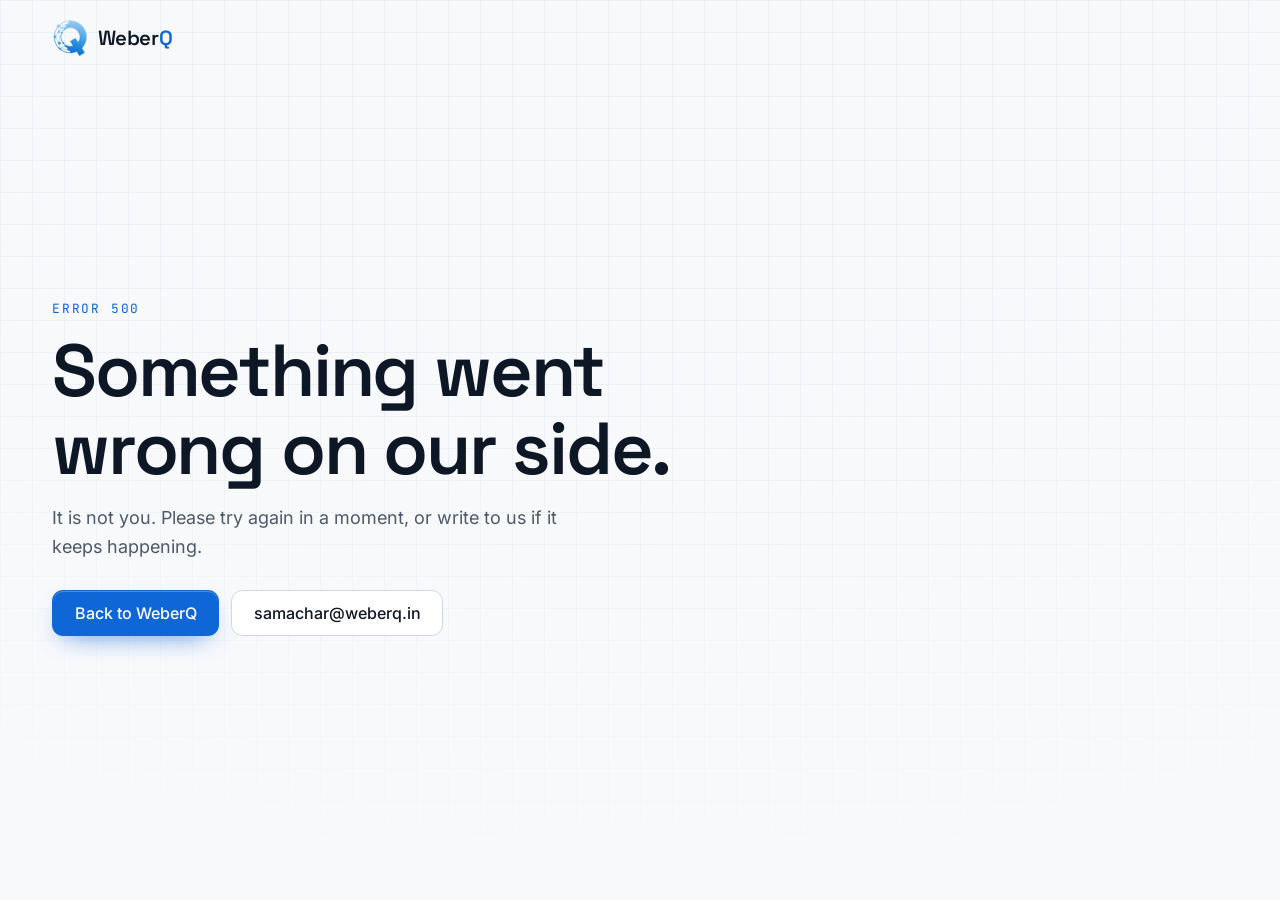
<file: this-is-internal-server-error.html>
<!DOCTYPE html>
<html lang="en">
  <head>
    <meta charset="utf-8" />
    <meta name="viewport" content="width=device-width, initial-scale=1" />
    <title>Server error | WeberQ Global</title>
    <meta name="robots" content="noindex" />
    <meta name="theme-color" content="#0f66d6" />
    <link rel="icon" type="image/png" sizes="48x48" href="/assets/icons/favicon-48.png" />
    <link rel="stylesheet" href="/assets/css/site.css" />
  </head>
  <body class="status">
    <div class="grid-bg" aria-hidden="true"></div>
    <header class="status-top">
      <div class="wrap">
        <a class="brand" href="/" aria-label="WeberQ home">
          <img src="/assets/icons/logo-96.png" alt="" width="36" height="36" />
          <span>Weber<b>Q</b></span>
        </a>
      </div>
    </header>
    <main class="status-main">
      <div class="wrap">
        <p class="status-code">Error 500</p>
        <h1>Something went wrong on our side.</h1>
        <p>It is not you. Please try again in a moment, or write to us if it keeps happening.</p>
        <div class="actions">
          <a class="btn btn-accent btn-lg" href="/">Back to WeberQ</a>
          <a class="btn btn-ghost btn-lg" href="mailto:samachar@weberq.in">samachar@weberq.in</a>
        </div>
      </div>
    </main>
  </body>
</html>
</file>
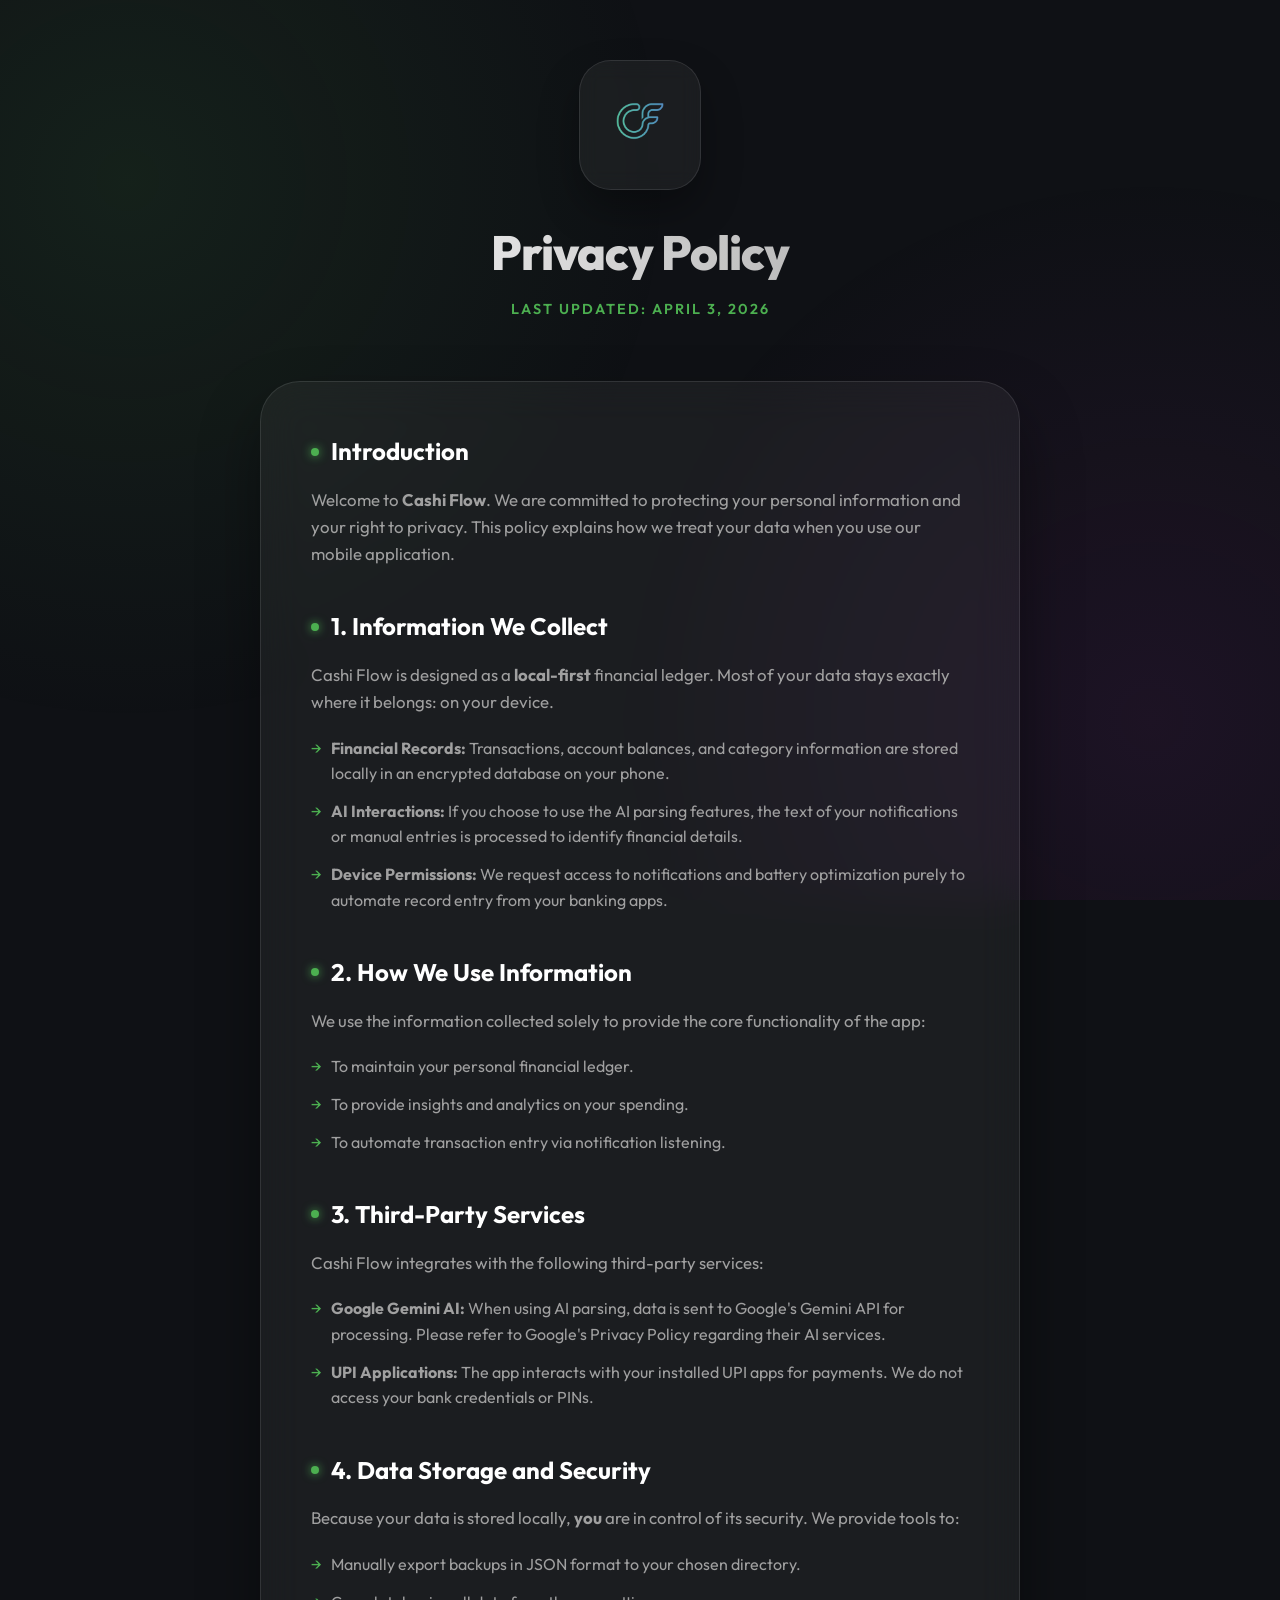
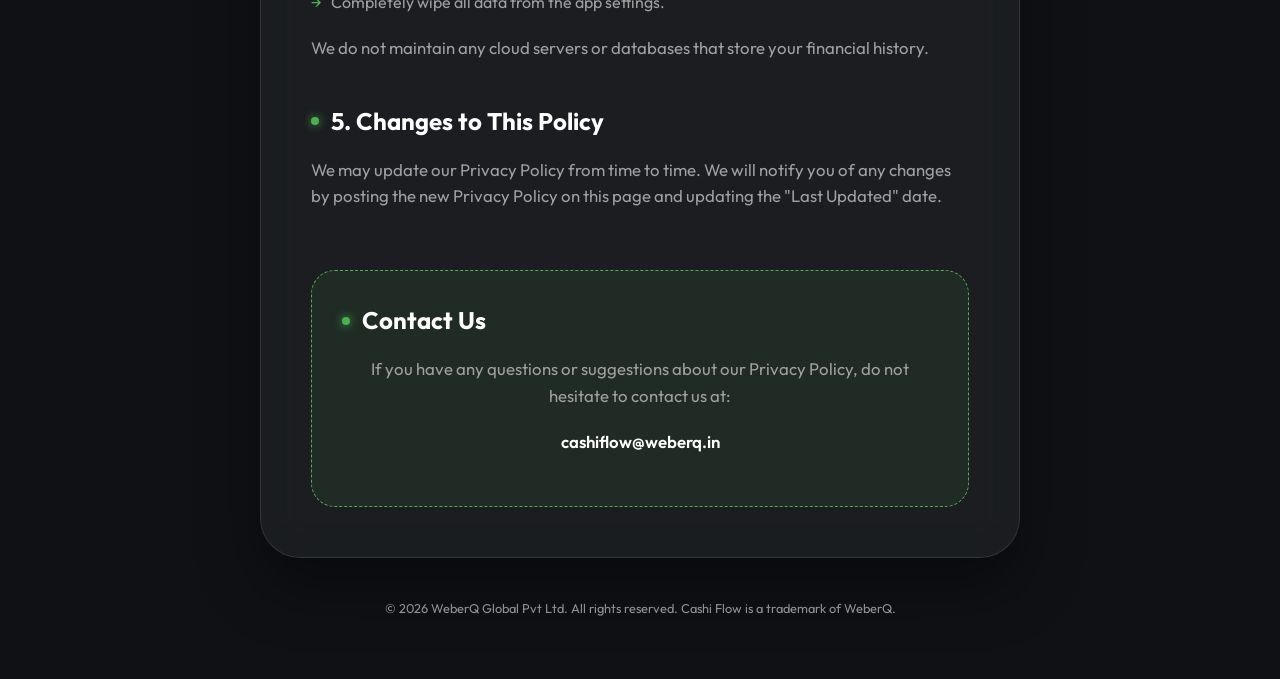
<file: externals/cashiflow/privacy-policy.html>
<!DOCTYPE html>
<html lang="en">

<head>
    <meta charset="UTF-8">
    <meta name="viewport" content="width=device-width, initial-scale=1.0">
    <title>Privacy Policy | Cashi Flow</title>
    <link rel="preconnect" href="https://fonts.googleapis.com">
    <link rel="preconnect" href="https://fonts.gstatic.com" crossorigin>
    <link href="https://fonts.googleapis.com/css2?family=Outfit:wght@300;400;600;800&display=swap" rel="stylesheet">
    <style>
        :root {
            --primary: #4CAF50;
            --secondary: #9C27B0;
            --bg: #0f1115;
            --card-bg: rgba(255, 255, 255, 0.05);
            --text: #e0e0e0;
            --text-muted: #a0a0a0;
            --accent: #64ffda;
        }

        * {
            box-sizing: border-box;
            margin: 0;
            padding: 0;
        }

        body {
            font-family: 'Outfit', sans-serif;
            background-color: var(--bg);
            color: var(--text);
            line-height: 1.6;
            overflow-x: hidden;
        }

        /* Animated Background Elements */
        .bg-glow {
            position: fixed;
            top: 0;
            left: 0;
            width: 100%;
            height: 100%;
            z-index: -1;
            background:
                radial-gradient(circle at 10% 20%, rgba(76, 175, 80, 0.1) 0%, transparent 40%),
                radial-gradient(circle at 90% 80%, rgba(156, 39, 176, 0.1) 0%, transparent 40%);
        }

        .container {
            max-width: 800px;
            margin: 0 auto;
            padding: 60px 20px;
        }

        header {
            text-align: center;
            margin-bottom: 60px;
            animation: fadeInDown 1s ease-out;
        }

        .logo-container {
            margin-bottom: 24px;
            display: inline-block;
            padding: 20px;
            background: var(--card-bg);
            border-radius: 32px;
            backdrop-filter: blur(10px);
            border: 1px solid rgba(255, 255, 255, 0.1);
            box-shadow: 0 20px 40px rgba(0, 0, 0, 0.3);
        }

        .logo {
            height: 80px;
            width: auto;
        }

        h1 {
            font-size: 3rem;
            font-weight: 800;
            letter-spacing: -1px;
            background: linear-gradient(to right, #fff, #a0a0a0);
            -webkit-background-clip: text;
            -webkit-text-fill-color: transparent;
            margin-bottom: 8px;
        }

        .last-updated {
            color: var(--primary);
            font-weight: 600;
            font-size: 0.9rem;
            text-transform: uppercase;
            letter-spacing: 2px;
        }

        .policy-card {
            background: var(--card-bg);
            backdrop-filter: blur(20px);
            border: 1px solid rgba(255, 255, 255, 0.1);
            border-radius: 40px;
            padding: 50px;
            box-shadow: 0 30px 60px rgba(0, 0, 0, 0.4);
            animation: fadeInUp 1s ease-out 0.3s both;
        }

        section {
            margin-bottom: 40px;
        }

        h2 {
            font-size: 1.5rem;
            color: #fff;
            margin-bottom: 16px;
            display: flex;
            align-items: center;
        }

        h2::before {
            content: "";
            display: inline-block;
            width: 8px;
            height: 8px;
            background: var(--primary);
            border-radius: 50%;
            margin-right: 12px;
            box-shadow: 0 0 10px var(--primary);
        }

        p {
            margin-bottom: 20px;
            color: var(--text-muted);
            font-size: 1.05rem;
        }

        ul {
            list-style: none;
            margin-bottom: 20px;
            padding-left: 20px;
        }

        li {
            margin-bottom: 12px;
            color: var(--text-muted);
            position: relative;
        }

        li::before {
            content: "→";
            position: absolute;
            left: -20px;
            color: var(--primary);
        }

        .contact-box {
            margin-top: 60px;
            padding: 30px;
            background: rgba(76, 175, 80, 0.1);
            border-radius: 24px;
            border: 1px dashed var(--primary);
            text-align: center;
        }

        footer {
            text-align: center;
            margin-top: 40px;
            color: var(--text-muted);
            font-size: 0.8rem;
        }

        @keyframes fadeInDown {
            from {
                opacity: 0;
                transform: translateY(-30px);
            }

            to {
                opacity: 1;
                transform: translateY(0);
            }
        }

        @keyframes fadeInUp {
            from {
                opacity: 0;
                transform: translateY(30px);
            }

            to {
                opacity: 1;
                transform: translateY(0);
            }
        }

        @media (max-width: 600px) {
            .policy-card {
                padding: 30px 20px;
                border-radius: 30px;
            }

            h1 {
                font-size: 2.2rem;
            }
        }
    </style>
</head>

<body>
    <div class="bg-glow"></div>
    <div class="container">
        <header>
            <div class="logo-container">
                <!-- Replace with your logo image URL -->
                <img src="[data-uri]"
                    alt="Cashi Flow Logo" class="logo">
            </div>
            <h1>Privacy Policy</h1>
            <p class="last-updated">Last Updated: April 3, 2026</p>
        </header>

        <main class="policy-card">
            <section>
                <h2>Introduction</h2>
                <p>Welcome to <strong>Cashi Flow</strong>. We are committed to protecting your personal information and
                    your right to privacy. This policy explains how we treat your data when you use our mobile
                    application.</p>
            </section>

            <section>
                <h2>1. Information We Collect</h2>
                <p>Cashi Flow is designed as a <strong>local-first</strong> financial ledger. Most of your data stays
                    exactly where it belongs: on your device.</p>
                <ul>
                    <li><strong>Financial Records:</strong> Transactions, account balances, and category information are
                        stored locally in an encrypted database on your phone.</li>
                    <li><strong>AI Interactions:</strong> If you choose to use the AI parsing features, the text of your
                        notifications or manual entries is processed to identify financial details.</li>
                    <li><strong>Device Permissions:</strong> We request access to notifications and battery optimization
                        purely to automate record entry from your banking apps.</li>
                </ul>
            </section>

            <section>
                <h2>2. How We Use Information</h2>
                <p>We use the information collected solely to provide the core functionality of the app:</p>
                <ul>
                    <li>To maintain your personal financial ledger.</li>
                    <li>To provide insights and analytics on your spending.</li>
                    <li>To automate transaction entry via notification listening.</li>
                </ul>
            </section>

            <section>
                <h2>3. Third-Party Services</h2>
                <p>Cashi Flow integrates with the following third-party services:</p>
                <ul>
                    <li><strong>Google Gemini AI:</strong> When using AI parsing, data is sent to Google's Gemini API
                        for processing. Please refer to Google's Privacy Policy regarding their AI services.</li>
                    <li><strong>UPI Applications:</strong> The app interacts with your installed UPI apps for payments.
                        We do not access your bank credentials or PINs.</li>
                </ul>
            </section>

            <section>
                <h2>4. Data Storage and Security</h2>
                <p>Because your data is stored locally, <strong>you</strong> are in control of its security. We provide
                    tools to:</p>
                <ul>
                    <li>Manually export backups in JSON format to your chosen directory.</li>
                    <li>Completely wipe all data from the app settings.</li>
                </ul>
                <p>We do not maintain any cloud servers or databases that store your financial history.</p>
            </section>

            <section>
                <h2>5. Changes to This Policy</h2>
                <p>We may update our Privacy Policy from time to time. We will notify you of any changes by posting the
                    new Privacy Policy on this page and updating the "Last Updated" date.</p>
            </section>

            <div class="contact-box">
                <h2>Contact Us</h2>
                <p>If you have any questions or suggestions about our Privacy Policy, do not hesitate to contact us at:
                </p>
                <p style="color: #fff; font-weight: 600;">cashiflow@weberq.in</p>
            </div>
        </main>

        <footer>
            &copy; 2026 WeberQ Global Pvt Ltd. All rights reserved. Cashi Flow is a trademark of WeberQ.
        </footer>
    </div>
</body>

</html>
</file>
<file: assets/css/site.css>
/* WeberQ site styles.
 *
 * Paper, ink and blueprint grid, in the family of musacad.org, with WeberQ's own
 * palette: --brand and --sky are sampled from the logo, and copper comes from
 * the PCB artwork. --accent is the logo blue deepened to pass WCAG AA on paper.
 */

@font-face {
  font-family: 'Space Grotesk';
  src: url('../fonts/space-grotesk.woff2') format('woff2');
  font-weight: 300 700;
  font-display: swap;
}
@font-face {
  font-family: 'Inter';
  src: url('../fonts/inter.woff2') format('woff2');
  font-weight: 100 900;
  font-display: swap;
}
@font-face {
  font-family: 'JetBrains Mono';
  src: url('../fonts/jetbrains-mono.woff2') format('woff2');
  font-weight: 100 800;
  font-display: swap;
}

:root {
  --paper: #f8f9fb;
  --paper-2: #ffffff;
  --panel: #eff3f8;
  --ink: #0e1726;
  --ink-soft: #4d596c;
  --ink-faint: #5f6b7e;
  --line: #e2e8f0;
  --line-strong: #cdd7e4;
  --grid: #cfdbe9;

  --brand: #1178d6;
  --sky: #97cdf0;
  --accent: #0f66d6;
  --accent-press: #0b55b2;
  --accent-soft: #e4f0fd;
  --navy: #0a2342;
  --mask: #0b2f5c;
  --copper: #e8a15b;
  --copper-ink: #9a5310;
  --gold: #f0c674;

  --display: 'Space Grotesk', ui-sans-serif, system-ui, sans-serif;
  --sans: 'Inter', ui-sans-serif, system-ui, -apple-system, 'Segoe UI', sans-serif;
  --mono: 'JetBrains Mono', ui-monospace, 'SF Mono', Menlo, monospace;

  --ease: cubic-bezier(0.16, 1, 0.3, 1);
  --nav-h: 4.25rem;
  --shadow: 0 30px 80px -40px rgba(14, 23, 38, 0.42);
}

*,
*::before,
*::after {
  box-sizing: border-box;
}
html {
  -webkit-text-size-adjust: 100%;
  scroll-behavior: smooth;
  scroll-padding-top: calc(var(--nav-h) + 1rem);
}
body {
  margin: 0;
  background: var(--paper);
  color: var(--ink);
  font-family: var(--sans);
  font-size: 1rem;
  line-height: 1.6;
  -webkit-font-smoothing: antialiased;
  overflow-x: clip;
}
img,
svg,
canvas {
  display: block;
  max-width: 100%;
}
img {
  height: auto;
}
a {
  color: inherit;
  text-decoration: none;
}
button,
input,
select,
textarea {
  font: inherit;
  color: inherit;
}
h1,
h2,
h3 {
  margin: 0;
  font-family: var(--display);
  font-weight: 600;
  letter-spacing: -0.022em;
  line-height: 1.06;
  text-wrap: balance;
}
p {
  margin: 0;
}
ul,
ol {
  margin: 0;
  padding: 0;
  list-style: none;
}
::selection {
  background: rgba(15, 102, 214, 0.22);
}
:focus-visible {
  outline: 2px solid var(--accent);
  outline-offset: 2px;
  border-radius: 4px;
}

.wrap {
  width: 100%;
  max-width: 1240px;
  margin-inline: auto;
  padding-inline: 2rem;
}

.skip {
  position: fixed;
  top: 0.75rem;
  left: 1rem;
  z-index: 100;
  transform: translateY(-200%);
  padding: 0.6rem 1rem;
  border-radius: 0.6rem;
  background: var(--ink);
  color: var(--paper);
  transition: transform 0.2s var(--ease);
}
.skip:focus-visible {
  transform: none;
}

.grid-bg {
  position: fixed;
  inset: 0;
  z-index: -1;
  pointer-events: none;
  background-image:
    linear-gradient(to right, rgba(207, 219, 233, 0.6) 1px, transparent 1px),
    linear-gradient(to bottom, rgba(207, 219, 233, 0.6) 1px, transparent 1px);
  background-size: 32px 32px;
  opacity: 0.5;
  -webkit-mask-image: radial-gradient(130% 110% at 50% 0%, #000 35%, transparent 92%);
  mask-image: radial-gradient(130% 110% at 50% 0%, #000 35%, transparent 92%);
}

/* ---------- Buttons ---------- */
.btn {
  display: inline-flex;
  align-items: center;
  justify-content: center;
  gap: 0.5rem;
  padding: 0.68rem 1.1rem;
  border: 1px solid transparent;
  border-radius: 0.7rem;
  background: none;
  font-weight: 500;
  font-size: 0.95rem;
  line-height: 1;
  white-space: nowrap;
  cursor: pointer;
  transition:
    transform 0.25s var(--ease),
    background-color 0.2s ease,
    border-color 0.2s ease,
    box-shadow 0.25s ease;
}
.btn:active {
  transform: translateY(1px) scale(0.99);
}
.btn-lg {
  padding: 0.9rem 1.35rem;
  font-size: 1rem;
}
.btn-accent {
  background: var(--accent);
  color: #fff;
  box-shadow:
    0 1px 0 0 rgba(255, 255, 255, 0.25) inset,
    0 10px 26px -12px rgba(15, 102, 214, 0.8);
}
.btn-accent:hover {
  background: var(--accent-press);
  transform: translateY(-1px);
  box-shadow:
    0 1px 0 0 rgba(255, 255, 255, 0.25) inset,
    0 16px 34px -12px rgba(15, 102, 214, 0.75);
}
.btn-ghost {
  background: var(--paper-2);
  border-color: var(--line-strong);
}
.btn-ghost:hover {
  border-color: #9fafc4;
  transform: translateY(-1px);
  box-shadow: 0 10px 26px -16px rgba(14, 23, 38, 0.35);
}

/* ---------- Nav ---------- */
.nav {
  position: fixed;
  inset: 0 0 auto;
  z-index: 60;
  border-bottom: 1px solid transparent;
  transition:
    background-color 0.25s ease,
    border-color 0.25s ease,
    box-shadow 0.25s ease;
}
.nav.is-stuck,
.nav.is-open {
  background: rgba(248, 249, 251, 0.82);
  -webkit-backdrop-filter: saturate(180%) blur(14px);
  backdrop-filter: saturate(180%) blur(14px);
  border-bottom-color: var(--line);
  box-shadow: 0 8px 28px -18px rgba(14, 23, 38, 0.25);
}
.nav-row {
  display: flex;
  align-items: center;
  gap: 1.5rem;
  height: var(--nav-h);
}
.brand {
  display: inline-flex;
  align-items: center;
  gap: 0.6rem;
  font-family: var(--display);
  font-size: 1.28rem;
  font-weight: 600;
  letter-spacing: -0.02em;
}
.brand img {
  width: 36px;
  height: 36px;
}
.brand b {
  color: var(--accent);
  font-weight: 600;
}
.brand-light b {
  color: var(--sky);
}
.nav-links {
  display: flex;
  gap: 1.9rem;
  margin-inline: auto;
  color: var(--ink-soft);
  font-size: 0.95rem;
}
.nav-links a {
  position: relative;
  padding-block: 0.35rem;
  transition: color 0.2s ease;
}
.nav-links a::after {
  content: '';
  position: absolute;
  inset: auto 0 0;
  height: 1.5px;
  background: var(--accent);
  transform: scaleX(0);
  transform-origin: left;
  transition: transform 0.3s var(--ease);
}
.nav-links a:hover,
.nav-links a.is-on {
  color: var(--ink);
}
.nav-links a:hover::after,
.nav-links a.is-on::after {
  transform: scaleX(1);
}
.nav-toggle {
  display: none;
  flex-direction: column;
  align-items: center;
  justify-content: center;
  gap: 6px;
  width: 42px;
  height: 42px;
  margin-left: auto;
  border: 1px solid var(--line-strong);
  border-radius: 0.6rem;
  background: var(--paper-2);
  cursor: pointer;
}
.nav-toggle span {
  width: 18px;
  height: 1.5px;
  background: var(--ink);
  transition: transform 0.25s var(--ease);
}
.nav.is-open .nav-toggle span:first-child {
  transform: translateY(3.75px) rotate(45deg);
}
.nav.is-open .nav-toggle span:last-child {
  transform: translateY(-3.75px) rotate(-45deg);
}
.sheet {
  display: grid;
  gap: 0.25rem;
  padding: 0.5rem 1.25rem 1.25rem;
}
.sheet[hidden] {
  display: none;
}
.sheet a:not(.btn) {
  padding: 0.8rem 0.25rem;
  border-bottom: 1px solid var(--line);
  font-size: 1.05rem;
}
.sheet .btn {
  margin-top: 0.75rem;
  padding-block: 0.9rem;
}

/* ---------- Hero ---------- */
.hero {
  padding-top: calc(var(--nav-h) + 3.25rem);
  padding-bottom: 4rem;
}
.hero-grid {
  display: grid;
  grid-template-columns: minmax(0, 1fr) minmax(0, 1.12fr);
  align-items: center;
  gap: 3.5rem;
}
.pill {
  display: inline-flex;
  align-items: center;
  gap: 0.6rem;
  max-width: 100%;
  margin-bottom: 1.5rem;
  padding: 0.38rem 0.9rem 0.38rem 0.65rem;
  border: 1px solid var(--line-strong);
  border-radius: 999px;
  background: rgba(255, 255, 255, 0.8);
  color: var(--ink-soft);
  font-family: var(--mono);
  font-size: 0.7rem;
  font-weight: 400;
  letter-spacing: 0.04em;
  line-height: 1.4;
  text-transform: uppercase;
  text-wrap: pretty;
}
.ping {
  position: relative;
  flex: none;
  width: 8px;
  height: 8px;
  border-radius: 50%;
  background: var(--accent);
}
.ping::after {
  content: '';
  position: absolute;
  inset: 0;
  border-radius: 50%;
  background: var(--accent);
  animation: ping 1.6s cubic-bezier(0, 0, 0.2, 1) infinite;
}
@keyframes ping {
  75%,
  100% {
    transform: scale(2.4);
    opacity: 0;
  }
}
.slogan {
  font-family: var(--display);
  font-size: clamp(3.1rem, 6.1vw, 5.1rem);
  font-weight: 600;
  letter-spacing: -0.03em;
  line-height: 1.02;
}
.slogan span {
  color: var(--brand);
}
.lede {
  max-width: 34rem;
  margin-top: 1.6rem;
  color: var(--ink-soft);
  font-size: 1.12rem;
  line-height: 1.65;
}
.lede em {
  color: var(--ink);
  font-style: normal;
}
.actions {
  display: flex;
  flex-wrap: wrap;
  gap: 0.75rem;
  margin-top: 2.2rem;
}

.js .hero-copy > *,
.js .hero-view {
  animation: rise 0.9s var(--ease) both;
  animation-delay: calc(var(--i, 0) * 90ms + 40ms);
}
@keyframes rise {
  from {
    opacity: 0;
    transform: translateY(18px);
  }
}

/* ---------- Viewports ---------- */
.crop {
  position: relative;
}
.crop::before,
.crop::after {
  content: '';
  position: absolute;
  z-index: 2;
  width: 14px;
  height: 14px;
  border: 1.5px solid var(--line-strong);
  pointer-events: none;
}
.crop::before {
  top: -1px;
  left: -1px;
  border-right: 0;
  border-bottom: 0;
}
.crop::after {
  right: -1px;
  bottom: -1px;
  border-left: 0;
  border-top: 0;
}
.vp {
  overflow: hidden;
  border: 1px solid var(--line-strong);
  border-radius: 1rem;
  background: var(--paper-2);
  box-shadow: var(--shadow);
}
.vp-bar {
  display: flex;
  align-items: center;
  gap: 0.7rem;
  min-height: 2.75rem;
  padding: 0.35rem 0.85rem;
  border-bottom: 1px solid var(--line);
  background: var(--panel);
  font-family: var(--mono);
  font-size: 0.74rem;
}
.vp-dots {
  display: inline-flex;
  gap: 0.4rem;
}
.vp-dots i {
  width: 10px;
  height: 10px;
  border-radius: 50%;
  background: var(--line-strong);
}
.vp-file {
  margin-right: auto;
  color: var(--ink-soft);
}
.vp-file i {
  color: var(--ink-faint);
  font-style: normal;
}
.chip {
  padding: 0.22rem 0.5rem;
  border: 1px solid rgba(15, 102, 214, 0.4);
  border-radius: 0.4rem;
  background: var(--accent-soft);
  color: var(--accent-press);
  font-family: var(--mono);
  font-size: 0.68rem;
  letter-spacing: 0.04em;
}
.vp-tabs {
  display: flex;
  gap: 0.25rem;
  min-width: 0;
}
.vp-tabs button {
  position: relative;
  overflow: hidden;
  padding: 0.42rem 0.7rem;
  border: 1px solid transparent;
  border-radius: 0.45rem;
  background: none;
  color: var(--ink-faint);
  font-family: var(--mono);
  font-size: 0.74rem;
  white-space: nowrap;
  cursor: pointer;
  transition:
    color 0.2s ease,
    background-color 0.2s ease;
}
.vp-tabs button i {
  font-style: normal;
  opacity: 0.75;
}
.vp-tabs button:hover {
  color: var(--ink);
}
.vp-tabs button[aria-selected='true'] {
  border-color: var(--line-strong);
  background: var(--paper-2);
  color: var(--ink);
}
.vp-tabs button[aria-selected='true']::after {
  content: '';
  position: absolute;
  inset: auto 0 0;
  height: 2px;
  background: var(--accent);
  transform-origin: left;
  animation: tabrun var(--tab-ms, 9000ms) linear both;
}
.vp[data-pinned] .vp-tabs button[aria-selected='true']::after {
  animation: none;
}
@keyframes tabrun {
  from {
    transform: scaleX(0);
  }
}
.vp-view {
  position: relative;
  aspect-ratio: 728 / 516;
  background-color: var(--paper-2);
  background-image:
    linear-gradient(to right, rgba(207, 219, 233, 0.5) 1px, transparent 1px),
    linear-gradient(to bottom, rgba(207, 219, 233, 0.5) 1px, transparent 1px);
  background-size: 28px 28px;
  cursor: crosshair;
}
.pane {
  position: absolute;
  inset: 0;
  opacity: 0;
  transition: opacity 0.45s ease;
}
.pane.is-on {
  opacity: 1;
}
.pane[hidden],
.hud[hidden],
.snap[hidden] {
  display: none;
}
.pane svg,
.pane canvas {
  width: 100%;
  height: 100%;
}
.hud {
  position: absolute;
  top: 0.65rem;
  right: 0.65rem;
  z-index: 2;
  padding: 0.28rem 0.55rem;
  border: 1px solid rgba(226, 232, 240, 0.8);
  border-radius: 0.4rem;
  background: rgba(255, 255, 255, 0.85);
  -webkit-backdrop-filter: blur(4px);
  backdrop-filter: blur(4px);
  color: var(--ink-faint);
  font-family: var(--mono);
  font-size: 0.68rem;
  font-variant-numeric: tabular-nums;
  pointer-events: none;
}
.hud i {
  font-style: normal;
}
.hud b {
  color: var(--ink);
  font-weight: 500;
}
.snap {
  position: absolute;
  bottom: 0.6rem;
  left: 0.7rem;
  z-index: 2;
  display: flex;
  align-items: center;
  gap: 0.4rem;
  color: var(--copper-ink);
  font-family: var(--mono);
  font-size: 0.68rem;
  pointer-events: none;
}
.snap s {
  width: 6px;
  height: 6px;
  border: 1px solid currentColor;
  transform: rotate(45deg);
}
.vp-cmd {
  display: flex;
  align-items: center;
  justify-content: space-between;
  gap: 1rem;
  padding: 0.6rem 0.85rem;
  border-top: 1px solid var(--line);
  background: var(--panel);
  font-family: var(--mono);
  font-size: 0.78rem;
}
.vp-cmd i {
  color: var(--ink-faint);
  font-style: normal;
}
.vp-cmd b {
  font-weight: 500;
}
.vp-note {
  flex: none;
  color: var(--ink-faint);
  font-variant-numeric: tabular-nums;
}
.caret::after {
  content: '';
  display: inline-block;
  width: 0.55ch;
  height: 1.05em;
  margin-left: 0.15ch;
  background: var(--accent);
  transform: translateY(0.18em);
  animation: blink 1.05s steps(1) infinite;
}
@keyframes blink {
  51%,
  100% {
    opacity: 0;
  }
}
.dimline {
  display: flex;
  align-items: center;
  gap: 0.5rem;
  margin-top: 0.8rem;
  padding-inline: 0.2rem;
  color: var(--ink-faint);
  font-family: var(--mono);
  font-size: 0.67rem;
}
.dimline i {
  flex: 1;
  height: 1px;
  background: var(--line-strong);
}
.dimline b {
  font-weight: 400;
  text-align: center;
}

/* Sample dashboard pane */
.dash {
  position: absolute;
  inset: 0;
  display: flex;
  flex-direction: column;
  gap: 0.9rem;
  padding: 1.1rem 1.1rem 2.2rem;
  background: var(--paper-2);
  cursor: default;
}
.dash-kpis {
  display: grid;
  grid-template-columns: repeat(3, minmax(0, 1fr));
  gap: 0.6rem;
}
.dash-kpis > div {
  padding: 0.6rem 0.7rem;
  border: 1px solid var(--line);
  border-radius: 0.6rem;
  background: var(--paper);
}
.dash-kpis small {
  display: block;
  color: var(--ink-faint);
  font-size: 0.68rem;
  white-space: nowrap;
}
.dash-kpis strong {
  display: block;
  font-family: var(--display);
  font-size: clamp(0.9rem, 1.55vw, 1.25rem);
  font-weight: 600;
  font-variant-numeric: tabular-nums;
  letter-spacing: -0.01em;
  white-space: nowrap;
}
.dash-chart {
  flex: 1;
  min-height: 0;
  width: 100%;
}
.dash-line {
  fill: none;
  stroke: var(--accent);
  stroke-width: 2;
  vector-effect: non-scaling-stroke;
}
.dash-area {
  fill: rgba(15, 102, 214, 0.1);
}
.dash-foot {
  position: absolute;
  right: 1.1rem;
  bottom: 0.6rem;
  display: flex;
  gap: 1rem;
  color: var(--ink-faint);
  font-family: var(--mono);
  font-size: 0.68rem;
}

/* PCB artwork. Copper on solder mask, with B.Cu in sky blue so both layers read. */
.b-mask {
  fill: var(--mask);
}
.b-edge {
  fill: none;
  stroke: var(--sky);
  stroke-width: 1.4;
}
.b-track {
  fill: none;
  stroke-linecap: round;
  stroke-linejoin: round;
}
.b-fcu {
  stroke: var(--copper);
}
.b-bcu {
  stroke: #4f93d6;
  opacity: 0.72;
}
.b-pad {
  fill: var(--gold);
}
.b-drill {
  fill: #071a33;
}
.b-via {
  fill: var(--gold);
}
.b-pour {
  fill: #3d82c9;
  fill-opacity: 0.32;
}
.b-plane {
  fill: #4f93d6;
  fill-opacity: 0.14;
}
.b-halo {
  fill: none;
  stroke: var(--mask);
  stroke-linecap: round;
  stroke-linejoin: round;
}
.b-halo-fill {
  fill: var(--mask);
}
.b-silk {
  fill: none;
  stroke: #e9f2fb;
  stroke-width: 1;
  opacity: 0.85;
}
.b-silk-fill {
  fill: #e9f2fb;
}
/* The outline has no fill, so hovering inside a part needs this to register. */
.b-part .b-silk {
  pointer-events: all;
}
.b-text {
  fill: #e9f2fb;
  font-family: var(--mono);
  font-size: 8.5px;
  opacity: 0.92;
}
.b-text-sm {
  font-size: 6.5px;
  letter-spacing: 0.06em;
}
.b-brand {
  fill: #e9f2fb;
  font-family: var(--display);
  font-size: 19px;
  font-weight: 600;
  letter-spacing: -0.02em;
}
.b-keep {
  fill: none;
  stroke: var(--sky);
  stroke-width: 1;
  opacity: 0.6;
}
.b-hole {
  fill: var(--paper-2);
  stroke: var(--sky);
  stroke-width: 1;
}
/* Silkscreen is white on the board and ink on the paper of the exploded view. */
.is-exploded .b-silk {
  stroke: var(--ink-soft);
}
.is-exploded .b-silk-fill,
.is-exploded .b-text,
.is-exploded .b-brand {
  fill: var(--ink-soft);
}
.b-part:hover .b-silk {
  stroke: #fff;
  stroke-width: 1.6;
  opacity: 1;
}
.b-pulse {
  fill: none;
  stroke: #fff;
  stroke-linecap: round;
  stroke-width: 2.2;
  opacity: 0;
  animation: pulse 2.6s linear infinite;
  filter: drop-shadow(0 0 3px rgba(255, 255, 255, 0.9));
}
@keyframes pulse {
  0% {
    stroke-dashoffset: var(--len);
    opacity: 0;
  }
  10%,
  85% {
    opacity: 1;
  }
  100% {
    stroke-dashoffset: 0;
    opacity: 0;
  }
}
.dim {
  fill: none;
  stroke: var(--copper-ink);
  stroke-width: 1;
}
.dim-text {
  fill: var(--copper-ink);
  font-family: var(--mono);
  font-size: 11px;
}

/* ---------- Track record ---------- */
.record {
  border-block: 1px solid var(--line);
  background: rgba(255, 255, 255, 0.72);
}
.record-grid {
  display: grid;
  grid-template-columns: repeat(3, minmax(0, 1fr));
}
.record-grid > div {
  padding: 1.75rem 1.5rem;
  border-left: 1px solid var(--line);
}
.record-grid > div:first-child {
  padding-left: 0;
  border-left: 0;
}
.record strong {
  display: block;
  font-family: var(--display);
  font-size: clamp(1.3rem, 2.15vw, 1.8rem);
  font-weight: 600;
  letter-spacing: -0.02em;
  line-height: 1.15;
}
.record div > span {
  display: block;
  margin-top: 0.4rem;
  color: var(--ink-soft);
  font-size: 0.9rem;
  line-height: 1.45;
}

/* ---------- Sections ---------- */
.sec {
  padding-block: 6.5rem;
}
.sec-tight {
  padding-bottom: 0;
}
.sec-panel {
  border-block: 1px solid var(--line);
  background: rgba(239, 243, 248, 0.75);
}
.head {
  max-width: 44rem;
  margin-bottom: 3.25rem;
}
.eyebrow {
  margin-bottom: 0.9rem;
  color: var(--accent);
  font-family: var(--mono);
  font-size: 0.74rem;
  letter-spacing: 0.14em;
  text-transform: uppercase;
}
.head h2,
.contact h2 {
  font-size: clamp(2.3rem, 4.8vw, 3.6rem);
}
.head h2 span,
.contact h2 span {
  color: var(--brand);
}
.head h2 span {
  display: block;
}
.head > p:last-child {
  margin-top: 1rem;
  color: var(--ink-soft);
  font-size: 1.12rem;
}

.js [data-reveal] {
  opacity: 0;
  transform: translateY(18px);
  transition:
    opacity 0.8s var(--ease),
    transform 0.8s var(--ease);
  transition-delay: calc(var(--d, 0) * 80ms);
}
.js [data-reveal].is-in {
  opacity: 1;
  transform: none;
}

/* ---------- Services ---------- */
.svc-grid {
  display: grid;
  grid-template-columns: repeat(2, minmax(0, 1fr));
  gap: 1.25rem;
}
.svc {
  position: relative;
  display: flex;
  flex-direction: column;
  padding: 1.75rem;
  border: 1px solid var(--line);
  border-radius: 1rem;
  background: var(--paper-2);
}
.svc:hover {
  border-color: var(--line-strong);
  box-shadow: 0 24px 60px -36px rgba(14, 23, 38, 0.4);
}
.svc-glyph {
  width: 44px;
  height: 44px;
  margin-bottom: 1.2rem;
  fill: none;
  stroke: var(--accent);
  stroke-width: 1.6;
  stroke-linecap: round;
  stroke-linejoin: round;
}
.svc h3 {
  font-size: 1.5rem;
}
.svc-lede {
  margin-top: 0.55rem;
  color: var(--ink-soft);
}
.svc ul {
  margin-top: 1.1rem;
  margin-bottom: 1.4rem;
  columns: 2;
  column-gap: 1.5rem;
}
.svc li {
  break-inside: avoid;
  position: relative;
  padding: 0.45rem 0 0.45rem 1.15rem;
  border-top: 1px solid var(--line);
  font-size: 0.95rem;
}
.svc li::before {
  content: '';
  position: absolute;
  top: 1.02em;
  left: 0.1rem;
  width: 6px;
  height: 6px;
  border: 1px solid var(--accent);
  transform: rotate(45deg);
}
.svc-get {
  margin-top: auto;
  padding-top: 1rem;
  border-top: 1px solid var(--line-strong);
  color: var(--ink-soft);
  font-size: 0.9rem;
}
.svc-get b {
  display: block;
  margin-bottom: 0.15rem;
  color: var(--ink);
  font-family: var(--mono);
  font-size: 0.7rem;
  font-weight: 500;
  letter-spacing: 0.08em;
  text-transform: uppercase;
}

/* ---------- Board to box ---------- */
.stage {
  position: relative;
  height: 560vh;
}
.stage-sticky {
  position: sticky;
  top: 0;
  display: flex;
  align-items: center;
  height: 100vh;
  height: 100svh;
  padding-top: var(--nav-h);
}
.stage-inner {
  display: grid;
  grid-template-columns: 19rem minmax(0, 1fr);
  align-items: center;
  gap: 2.75rem;
}
.stage-steps {
  counter-reset: step;
}
.stage-steps li {
  counter-increment: step;
  position: relative;
  padding: 0.7rem 0 0.7rem 2.2rem;
  color: var(--ink-faint);
  transition: color 0.3s ease;
}
.stage-steps li::before {
  content: counter(step, decimal-leading-zero);
  position: absolute;
  top: 0.85rem;
  left: 0;
  font-family: var(--mono);
  font-size: 0.72rem;
}
.stage-steps li::after {
  content: '';
  position: absolute;
  top: 2.2rem;
  bottom: -0.6rem;
  left: 0.5rem;
  width: 1px;
  background: var(--line-strong);
}
.stage-steps li:last-child::after {
  display: none;
}
.stage-steps h3 {
  font-size: 1.1rem;
  letter-spacing: -0.012em;
  color: inherit;
}
.stage-steps p {
  overflow: hidden;
  max-height: 0;
  margin-top: 0;
  color: var(--ink-soft);
  font-size: 0.93rem;
  line-height: 1.5;
  opacity: 0;
  transition:
    max-height 0.45s var(--ease),
    opacity 0.3s ease,
    margin 0.3s ease;
}
.stage-steps li.is-on {
  color: var(--ink);
}
.stage-steps li.is-on::before {
  color: var(--accent);
}
.stage-steps li.is-on p {
  max-height: 7rem;
  margin-top: 0.35rem;
  opacity: 1;
}
.stage-frame {
  width: 100%;
  max-width: calc((100vh - var(--nav-h) - 8.5rem) * 1.47);
  margin-inline: auto;
}
.stage-view {
  position: relative;
  overflow: hidden;
  aspect-ratio: 1000 / 680;
}
.stage-view svg {
  position: relative;
  width: 100%;
  height: 100%;
}
.stage-view .dim-text {
  font-size: 16px;
}
.sheet-grid {
  position: absolute;
  inset: 0;
  background-image:
    linear-gradient(to right, rgba(207, 219, 233, 0.55) 1px, transparent 1px),
    linear-gradient(to bottom, rgba(207, 219, 233, 0.55) 1px, transparent 1px);
  background-size: 28px 28px;
  -webkit-mask-image: radial-gradient(120% 100% at 50% 50%, #000 60%, transparent 100%);
  mask-image: radial-gradient(120% 100% at 50% 50%, #000 60%, transparent 100%);
  opacity: 0.6;
}
.iso-plate {
  fill: rgba(151, 205, 240, 0.08);
  stroke: var(--brand);
  stroke-width: 1.2;
  stroke-dasharray: 5 4;
}
.leader {
  fill: none;
  stroke: var(--ink-faint);
  stroke-width: 1;
}
.leader-text {
  fill: var(--ink);
  font-family: var(--mono);
  font-size: 15px;
}
.box-top {
  fill: #e6edf5;
}
.box-left {
  fill: #cdd9e6;
}
.box-right {
  fill: #b5c6d9;
}
.box-inner {
  fill: #9fb3c9;
}
.box-floor {
  fill: #8ea5bf;
}
.box-edge {
  stroke: #41526a;
  stroke-width: 1.1;
  stroke-linejoin: round;
}
.box-fin {
  fill: none;
  stroke: #8ea5bf;
  stroke-width: 3;
  stroke-linecap: round;
}
.box-gasket {
  fill: none;
  stroke: var(--copper);
  stroke-width: 4;
  stroke-linejoin: round;
}
.box-logo {
  fill: var(--accent);
  font-family: var(--display);
  font-size: 56px;
  font-weight: 600;
  letter-spacing: -0.02em;
}
.box-gland {
  fill: #41526a;
}
.box-gland-in {
  fill: #0e1726;
}
.box-screw {
  fill: #41526a;
}

/* ---------- Work ---------- */
.feat {
  display: grid;
  grid-template-columns: minmax(0, 1.25fr) minmax(0, 1fr);
  overflow: hidden;
  border: 1px solid var(--line-strong);
  border-radius: 1rem;
  background: var(--paper-2);
  box-shadow: var(--shadow);
}
.feat-shot {
  position: relative;
  display: block;
  overflow: hidden;
  min-height: 100%;
  background: #15191f;
}
.feat-shot img {
  width: 100%;
  height: 100%;
  object-fit: cover;
  object-position: left top;
  transition: transform 0.8s var(--ease);
}
.feat-shot .shot-b {
  position: absolute;
  inset: 0;
  animation: shotfade 12s ease-in-out infinite;
}
.feat-shot:hover img {
  transform: scale(1.02);
}
@keyframes shotfade {
  0%,
  42% {
    opacity: 0;
  }
  50%,
  92% {
    opacity: 1;
  }
  100% {
    opacity: 0;
  }
}
.feat-body {
  display: flex;
  flex-direction: column;
  padding: 2.25rem;
}
.tag {
  color: var(--accent);
  font-family: var(--mono);
  font-size: 0.7rem;
  letter-spacing: 0.1em;
  text-transform: uppercase;
}
.feat h3 {
  margin-top: 0.7rem;
  font-size: 2.4rem;
}
.feat-body > p:not(.tag):not(.links) {
  margin-top: 0.85rem;
  color: var(--ink-soft);
}
.facts {
  display: grid;
  grid-template-columns: repeat(2, minmax(0, 1fr));
  gap: 1rem 1.25rem;
  margin: 1.5rem 0;
  padding-block: 1.1rem;
  border-block: 1px solid var(--line);
}
.facts dt {
  font-family: var(--display);
  font-size: 1.35rem;
  font-weight: 600;
  letter-spacing: -0.01em;
}
.facts dd {
  margin: 0;
  color: var(--ink-faint);
  font-size: 0.82rem;
}
.links {
  display: flex;
  flex-wrap: wrap;
  gap: 0.4rem 1.25rem;
  margin-top: auto;
  padding-top: 1rem;
  font-size: 0.95rem;
  font-weight: 500;
}
.links a {
  color: var(--accent);
  overflow-wrap: anywhere;
  text-decoration: underline;
  text-decoration-color: rgba(15, 102, 214, 0.35);
  text-decoration-thickness: 1.5px;
  text-underline-offset: 3px;
  transition: text-decoration-color 0.2s ease;
}
.links a:hover {
  text-decoration-color: var(--accent);
}
.work-grid {
  display: grid;
  grid-template-columns: repeat(2, minmax(0, 1fr));
  gap: 1.25rem;
  margin-top: 1.25rem;
}
.card {
  display: flex;
  flex-direction: column;
  padding: 1.75rem;
  border: 1px solid var(--line);
  border-radius: 1rem;
  background: var(--paper-2);
}
.card h3 {
  margin-top: 0.6rem;
  font-size: 1.55rem;
}
.card > p:not(.tag):not(.links),
.card > div > p:not(.tag):not(.links) {
  margin-top: 0.7rem;
  color: var(--ink-soft);
}
.items {
  margin-top: 0.85rem;
}
.items li {
  padding-block: 0.65rem;
  border-top: 1px solid var(--line);
  color: var(--ink-soft);
  font-size: 0.96rem;
}
.items b {
  color: var(--ink);
  font-weight: 600;
}
.card-shot {
  padding: 0;
  overflow: hidden;
}
.card-shot > div {
  display: flex;
  flex: 1;
  flex-direction: column;
  padding: 1.5rem 1.75rem 1.75rem;
}
.card-img {
  display: block;
  overflow: hidden;
  aspect-ratio: 2 / 1;
  border-bottom: 1px solid var(--line);
  background: var(--panel);
}
.card-img img {
  width: 100%;
  height: 100%;
  object-fit: cover;
  object-position: top;
  transition: transform 0.8s var(--ease);
}
.card-img:hover img {
  transform: scale(1.025);
}
.also {
  margin-top: 1.5rem;
  color: var(--ink-soft);
  font-size: 0.95rem;
}
.also a {
  color: var(--accent);
  text-decoration: underline;
  text-underline-offset: 3px;
}

/* ---------- Scope ---------- */
.scope {
  display: grid;
  grid-template-columns: 17.5rem minmax(0, 1fr);
  gap: 1.25rem;
  align-items: stretch;
}
.scope-list {
  display: grid;
  gap: 0.5rem;
  align-content: start;
}
.scope-list button {
  display: flex;
  align-items: center;
  justify-content: space-between;
  padding: 0.85rem 1rem;
  border: 1px solid var(--line-strong);
  border-radius: 0.7rem;
  background: var(--paper-2);
  text-align: left;
  font-weight: 500;
  cursor: pointer;
  transition:
    border-color 0.2s ease,
    background-color 0.2s ease,
    color 0.2s ease,
    transform 0.25s var(--ease);
}
.scope-list button:hover {
  border-color: #9fafc4;
  transform: translateX(2px);
}
.scope-list button.is-on {
  border-color: var(--accent);
  background: var(--accent);
  color: #fff;
}
.scope-list button.is-on::after {
  content: '\2192';
}
.scope-term {
  display: flex;
  flex-direction: column;
  overflow: hidden;
  min-height: 22rem;
  border: 1px solid var(--line-strong);
  border-radius: 1rem;
  background: var(--paper-2);
  box-shadow: var(--shadow);
}
.scope-out {
  flex: 1;
  padding: 1.35rem 1.5rem;
  font-family: var(--mono);
  font-size: 0.92rem;
  line-height: 1.65;
}
.scope-cmd {
  margin-bottom: 1rem;
  color: var(--ink-soft);
}
.scope-cmd i {
  color: var(--accent);
  font-style: normal;
}
.scope-label {
  margin-top: 1rem;
  color: var(--copper-ink);
  font-size: 0.72rem;
  letter-spacing: 0.1em;
  text-transform: uppercase;
}
.scope-foot {
  padding: 0 1.5rem 1.4rem;
}
.steps {
  display: grid;
  grid-template-columns: repeat(4, minmax(0, 1fr));
  gap: 1.5rem;
  margin-top: 3rem;
  counter-reset: step;
}
.steps li {
  counter-increment: step;
  padding-top: 0.9rem;
  border-top: 1px solid var(--line-strong);
}
.steps li::before {
  content: counter(step, decimal-leading-zero);
  display: block;
  margin-bottom: 0.35rem;
  color: var(--accent);
  font-family: var(--mono);
  font-size: 0.72rem;
}
.steps b {
  display: block;
  font-family: var(--display);
  font-size: 1.15rem;
  font-weight: 600;
}
.steps span {
  display: block;
  margin-top: 0.2rem;
  color: var(--ink-soft);
  font-size: 0.93rem;
  line-height: 1.5;
}

/* ---------- Contact ---------- */
.contact {
  display: grid;
  grid-template-columns: minmax(0, 0.85fr) minmax(0, 1fr);
  gap: 4rem;
  align-items: start;
}
.contact-lede {
  margin-top: 1rem;
  color: var(--ink-soft);
  font-size: 1.12rem;
}
.contact-mail {
  display: inline-block;
  margin-top: 1.5rem;
  font-family: var(--display);
  font-size: clamp(1.3rem, 2.4vw, 1.75rem);
  font-weight: 600;
  letter-spacing: -0.015em;
  border-bottom: 2px solid var(--accent);
  overflow-wrap: anywhere;
}
.legal {
  margin: 2.25rem 0 0;
  border-top: 1px solid var(--line-strong);
}
.legal div {
  display: grid;
  grid-template-columns: 6rem minmax(0, 1fr);
  gap: 0.75rem;
  padding-block: 0.55rem;
  border-bottom: 1px solid var(--line);
  font-size: 0.92rem;
}
.legal dt {
  color: var(--ink-faint);
  font-family: var(--mono);
  font-size: 0.75rem;
  line-height: 1.8;
}
.legal dd {
  margin: 0;
  overflow-wrap: anywhere;
}
.brief {
  position: relative;
  display: grid;
  gap: 1rem;
  padding: 1.75rem;
  border: 1px solid var(--line-strong);
  border-radius: 1rem;
  background: var(--paper-2);
  box-shadow: var(--shadow);
}
.field-row {
  display: grid;
  grid-template-columns: repeat(2, minmax(0, 1fr));
  gap: 1rem;
}
.brief label {
  display: block;
  min-width: 0;
}
.brief label > span {
  display: block;
  margin-bottom: 0.3rem;
  font-size: 0.86rem;
  font-weight: 500;
}
.brief label i {
  color: var(--ink-faint);
  font-style: normal;
  font-weight: 400;
}
.brief input,
.brief select,
.brief textarea {
  width: 100%;
  padding: 0.68rem 0.8rem;
  border: 1px solid var(--line-strong);
  border-radius: 0.6rem;
  background: var(--paper);
  transition:
    border-color 0.2s ease,
    box-shadow 0.2s ease,
    background-color 0.2s ease;
}
.brief textarea {
  resize: vertical;
}
.brief input:focus,
.brief select:focus,
.brief textarea:focus {
  outline: none;
  border-color: var(--accent);
  background: var(--paper-2);
  box-shadow: 0 0 0 3px rgba(15, 102, 214, 0.15);
}
.brief [aria-invalid='true'] {
  border-color: #c2341b;
}
/* Honeypot for spam bots. Hidden from people and screen readers. */
.hp {
  position: absolute;
  left: -10000px;
  width: 1px;
  height: 1px;
  overflow: hidden;
}
.brief-error {
  color: #a92c16;
  font-size: 0.9rem;
}
.brief-foot {
  display: flex;
  flex-wrap: wrap;
  align-items: center;
  gap: 0.85rem 1.1rem;
}
.brief-foot p {
  flex: 1 1 13rem;
  color: var(--ink-faint);
  font-size: 0.84rem;
  line-height: 1.45;
}
.brief-done {
  padding: 0.95rem 1.05rem;
  border: 1px solid rgba(15, 102, 214, 0.35);
  border-radius: 0.7rem;
  background: var(--accent-soft);
  font-size: 0.95rem;
}
.brief-alt {
  margin-top: 0.5rem;
  color: var(--ink-soft);
}
.brief-alt a,
.brief-alt button {
  margin-right: 0.9rem;
  padding: 0;
  border: 0;
  background: none;
  color: var(--accent-press);
  font-weight: 500;
  text-decoration: underline;
  text-underline-offset: 3px;
  cursor: pointer;
}

/* ---------- Footer ---------- */
.foot {
  background: var(--navy);
  color: #c4d2e3;
}
.foot-grid {
  display: grid;
  grid-template-columns: 1.6fr 1fr 1.2fr 1fr;
  gap: 2.5rem;
  padding-block: 4rem 3rem;
}
.foot .brand {
  color: #fff;
}
.foot-grid > div > p {
  max-width: 20rem;
  margin-top: 0.9rem;
  font-size: 0.95rem;
}
.foot h2 {
  margin-bottom: 0.75rem;
  color: var(--sky);
  font-family: var(--mono);
  font-size: 0.72rem;
  font-weight: 500;
  letter-spacing: 0.12em;
  text-transform: uppercase;
}
.foot-grid a:not(.brand) {
  display: block;
  padding-block: 0.2rem;
  font-size: 0.95rem;
  overflow-wrap: anywhere;
  transition: color 0.2s ease;
}
.foot-grid a:not(.brand):hover {
  color: #fff;
}
.foot-base {
  display: flex;
  flex-wrap: wrap;
  justify-content: space-between;
  gap: 0.4rem 2rem;
  padding-block: 1.25rem;
  border-top: 1px solid rgba(151, 205, 240, 0.2);
  color: #a9bbd0;
  font-family: var(--mono);
  font-size: 0.72rem;
}
.foot :focus-visible {
  outline-color: var(--sky);
}

/* ---------- Status pages ---------- */
.status {
  display: flex;
  flex-direction: column;
  min-height: 100vh;
  min-height: 100svh;
}
.status-top {
  padding-block: 1.25rem;
}
.status-main {
  flex: 1;
  display: flex;
  align-items: center;
  padding-block: 3rem 6rem;
}
.status-code {
  color: var(--accent);
  font-family: var(--mono);
  font-size: 0.8rem;
  letter-spacing: 0.14em;
  text-transform: uppercase;
}
.status h1 {
  margin-top: 0.8rem;
  font-size: clamp(2.6rem, 7vw, 4.6rem);
  letter-spacing: -0.03em;
}
.status-main p:not(.status-code) {
  max-width: 32rem;
  margin-top: 1rem;
  color: var(--ink-soft);
  font-size: 1.12rem;
}
.status .actions {
  margin-top: 1.75rem;
}

/* ---------- Responsive ---------- */
@media (max-width: 1080px) {
  .nav-links,
  .nav-cta {
    display: none;
  }
  .nav-toggle {
    display: inline-flex;
  }
  .hero-grid {
    grid-template-columns: minmax(0, 1fr);
    gap: 3rem;
  }
  .lede {
    max-width: 38rem;
  }
  .svc-grid {
    grid-template-columns: minmax(0, 1fr);
  }
  .feat {
    grid-template-columns: minmax(0, 1fr);
  }
  .feat-shot {
    aspect-ratio: 10 / 7;
    min-height: 0;
  }
  .contact {
    grid-template-columns: minmax(0, 1fr);
    gap: 3rem;
  }
  .foot-grid {
    grid-template-columns: repeat(3, minmax(0, 1fr));
  }
  .foot-grid > div:first-child {
    grid-column: 1 / -1;
  }
  .stage-inner {
    display: flex;
    flex-direction: column-reverse;
    align-items: stretch;
    gap: 1.25rem;
  }
  .stage-frame {
    max-width: min(100%, calc((100vh - var(--nav-h) - 16rem) * 1.47));
  }
  .stage-steps {
    position: relative;
    min-height: 7.5rem;
    max-width: 40rem;
    margin-inline: auto;
    width: 100%;
  }
  .stage-steps li {
    position: absolute;
    inset: 0 0 auto;
    padding-block: 0;
    opacity: 0;
    transition: opacity 0.3s ease;
  }
  .stage-steps li.is-on {
    opacity: 1;
  }
  .stage-steps li::before {
    top: 0.2rem;
  }
  .stage-steps li::after {
    display: none;
  }
}

@media (max-width: 760px) {
  .wrap {
    padding-inline: 1rem;
  }
  .sec {
    padding-block: 4.5rem;
  }
  .sec-tight {
    padding-bottom: 0;
  }
  .hero {
    padding-top: calc(var(--nav-h) + 1.75rem);
    padding-bottom: 3rem;
  }
  .slogan {
    font-size: clamp(2.9rem, 14vw, 4rem);
  }
  .lede {
    font-size: 1.05rem;
  }
  .actions .btn {
    flex: 1 1 10rem;
  }
  .vp-tabs button {
    padding-inline: 0.5rem;
  }
  .vp-tabs button i {
    display: none;
  }
  .vp-view {
    aspect-ratio: 5 / 4;
  }
  .dash {
    padding: 0.75rem 0.75rem 2rem;
  }
  .dash-kpis {
    gap: 0.35rem;
  }
  .dash-kpis > div {
    padding: 0.45rem 0.5rem;
  }
  .dash-kpis small {
    font-size: 0.6rem;
  }
  .dash-kpis strong {
    font-size: 0.82rem;
  }
  .vp-cmd {
    font-size: 0.72rem;
  }
  .dimline {
    font-size: 0.6rem;
  }
  .record-grid {
    grid-template-columns: minmax(0, 1fr);
  }
  .record-grid > div {
    padding: 1.1rem 0;
    border-left: 0;
    border-top: 1px solid var(--line);
  }
  .record-grid > div:first-child {
    border-top: 0;
  }
  .svc ul {
    columns: 1;
  }
  .stage {
    height: 480vh;
  }
  .stage-view {
    aspect-ratio: 1000 / 700;
  }
  .feat-body,
  .card,
  .card-shot > div {
    padding: 1.35rem;
  }
  .card-shot {
    padding: 0;
  }
  .feat h3 {
    font-size: 2rem;
  }
  .work-grid {
    grid-template-columns: minmax(0, 1fr);
  }
  .scope {
    grid-template-columns: minmax(0, 1fr);
  }
  .scope-list {
    grid-template-columns: repeat(2, minmax(0, 1fr));
  }
  .scope-list button {
    padding: 0.7rem 0.75rem;
    font-size: 0.9rem;
  }
  .scope-list button.is-on::after {
    content: none;
  }
  .scope-out {
    padding: 1.1rem;
    font-size: 0.86rem;
  }
  .scope-foot {
    padding: 0 1.1rem 1.1rem;
  }
  .scope-foot .btn {
    width: 100%;
  }
  .steps {
    grid-template-columns: repeat(2, minmax(0, 1fr));
    gap: 1.25rem;
  }
  .field-row {
    grid-template-columns: minmax(0, 1fr);
  }
  .brief {
    padding: 1.25rem;
  }
  .brief-foot .btn {
    width: 100%;
  }
  .foot-grid {
    grid-template-columns: repeat(2, minmax(0, 1fr));
  }
}

@media (max-width: 420px) {
  .foot-grid {
    grid-template-columns: minmax(0, 1fr);
  }
}

@media (prefers-reduced-motion: reduce) {
  html {
    scroll-behavior: auto;
  }
  *,
  *::before,
  *::after {
    animation-duration: 0.001ms !important;
    animation-iteration-count: 1 !important;
    transition-duration: 0.001ms !important;
  }
  .js [data-reveal] {
    opacity: 1;
    transform: none;
  }
  .feat-shot .shot-b {
    display: none;
  }
  .b-pulse {
    display: none;
  }
}

/* Without the sticky animation the steps read as a plain list. */
.stage.is-static {
  height: auto;
}
.stage.is-static .stage-sticky {
  position: static;
  height: auto;
  padding-top: 0;
}
.stage.is-static .stage-steps {
  min-height: 0;
}
.stage.is-static .stage-frame {
  max-width: min(100%, 44rem);
}
.stage.is-static .stage-steps li {
  position: relative;
  opacity: 1;
  color: var(--ink);
  padding-block: 0.7rem;
}
.stage.is-static .stage-steps p {
  max-height: none;
  margin-top: 0.35rem;
  opacity: 1;
}
</file>
